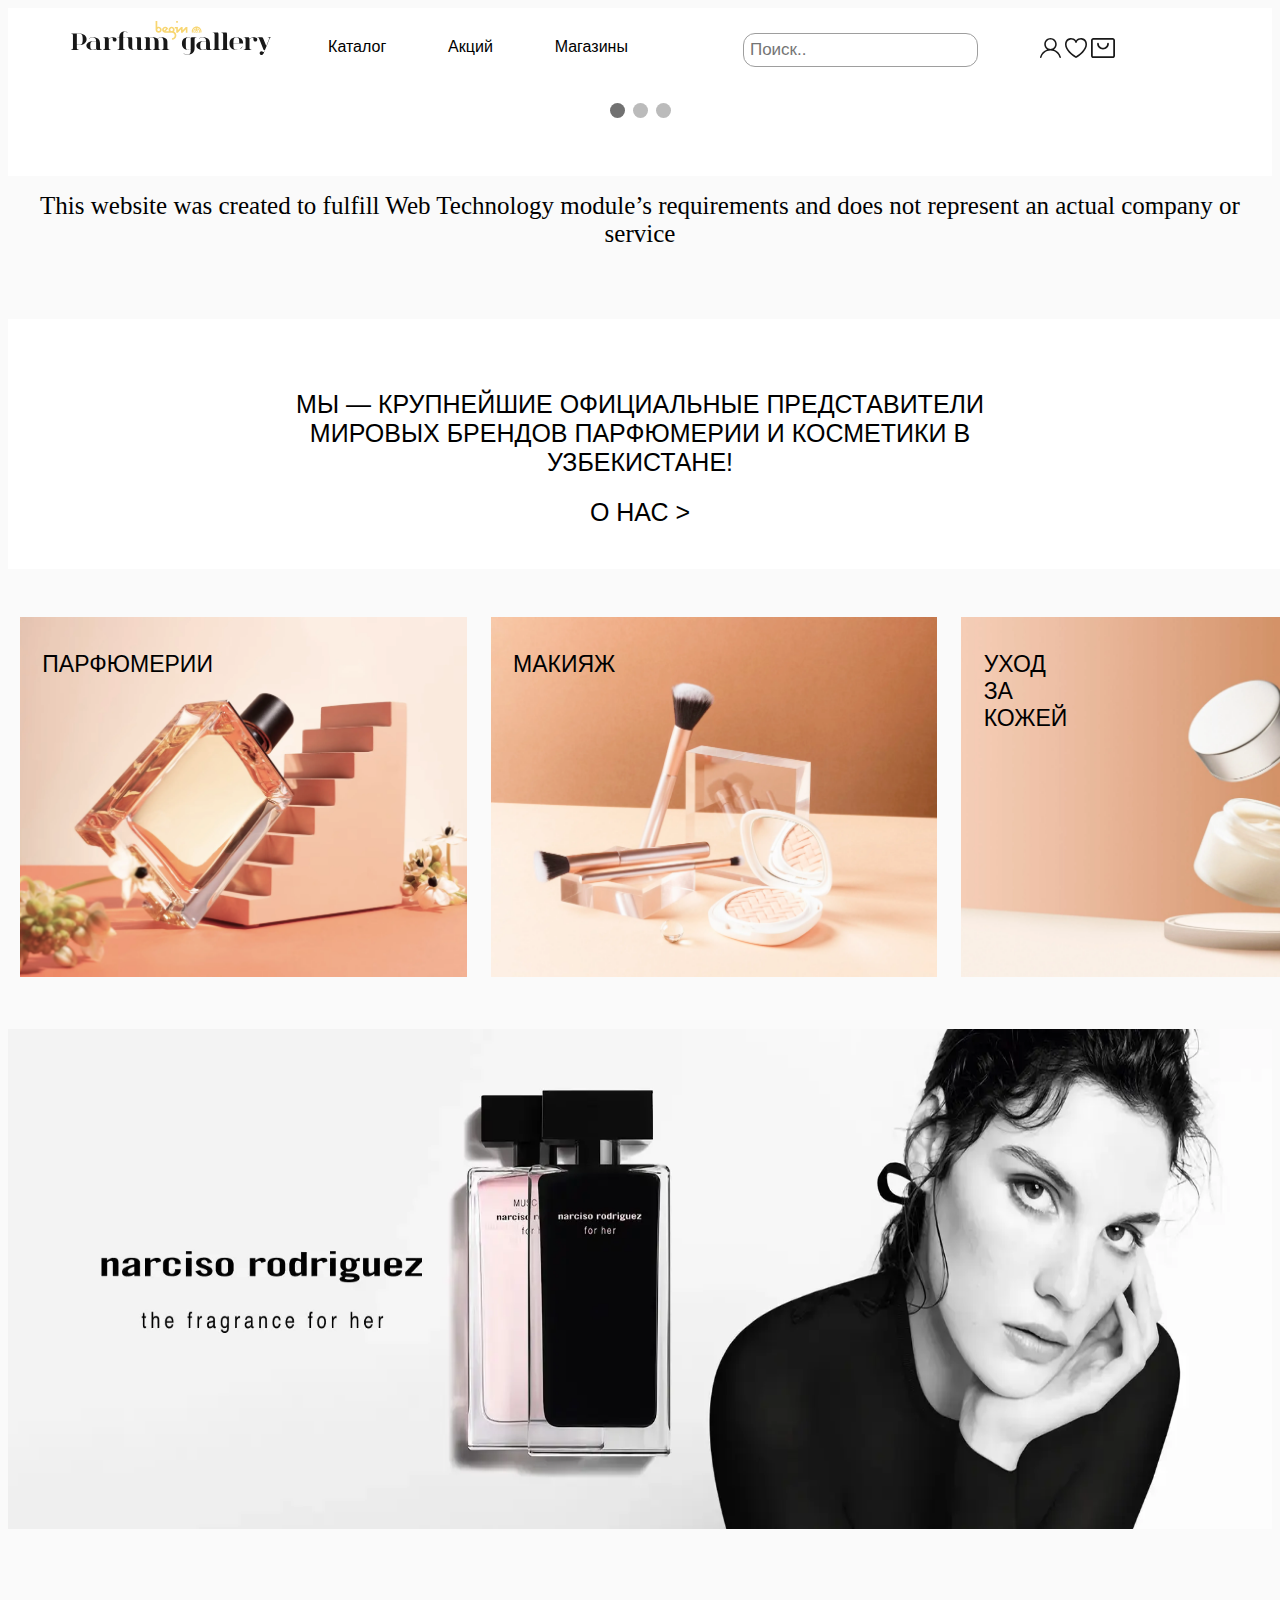
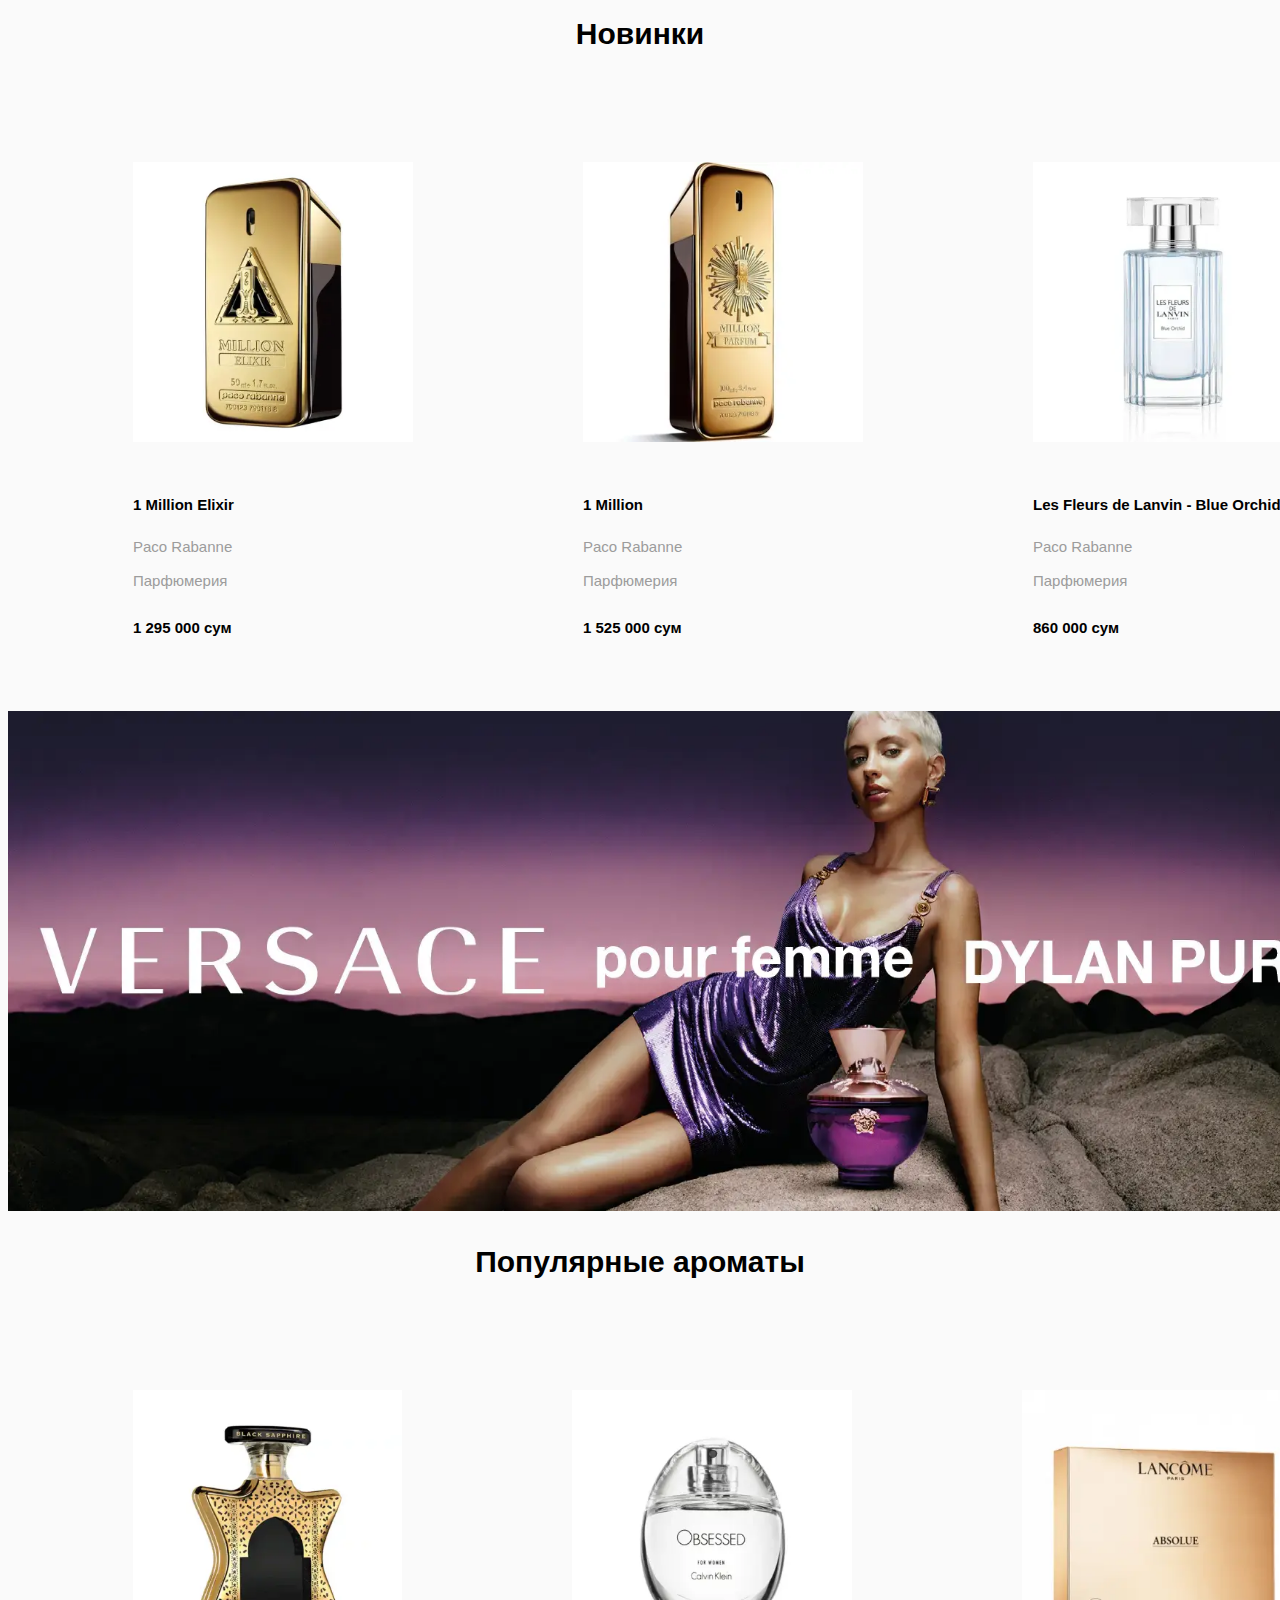
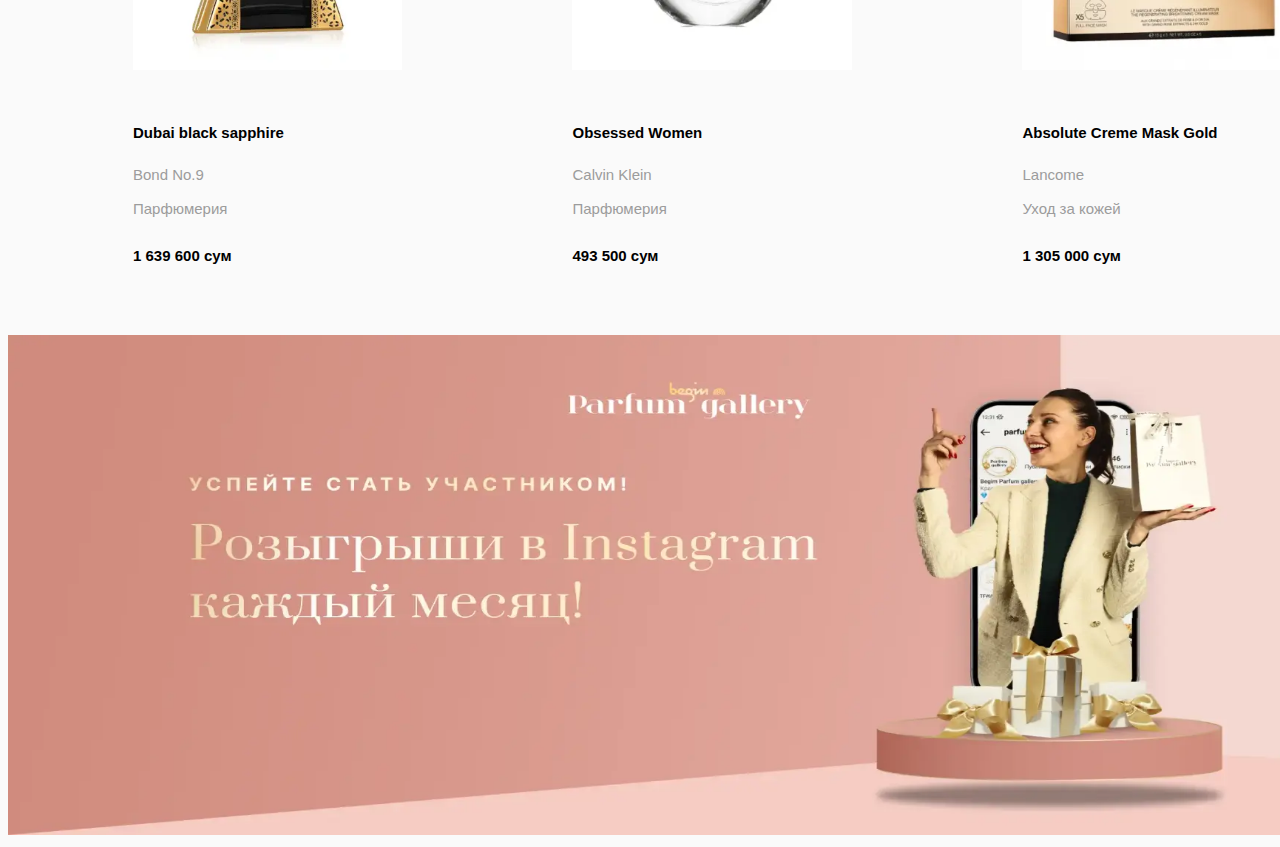
<file: WT_CW1_00015947/index.html>
<!DOCTYPE html>
<html lang="en">
<head>
    <meta charset="UTF-8">
    <meta name="viewport" content="width=device-width, initial-scale=1.0">
    <link rel="stylesheet" href="styles.css">
    <script src="script.js">
    </script>
    <title>WT_CW1_00015947</title>
</head>

<header>
    <div class="row">
        <a href="index.html"><img src="images/2022-04-29T10-17-43-201Z_logo.svg" height="60px" width="200px"></a>
        <div class="column">
           <a href="Каталог.html">Каталог</a>
        </div>

        <div class="column">
            <a href="Акций.html">Акций</a>
         </div>

         <div class="column">
             <a href="Магазины.html">Магазины</a>
        </div>
        

        <div class="topnav">
            <input type="text" placeholder="Поиск..">
        </div>

        
        <div class="column">
           <img src="images/person.svg" height="20px>
           
        </div>
        
        <div class="column">
            <img src="images/heart.svg" height="20px>
            
        </div>
    
        <div class="column">
            <img src="images/bag.svg" height="20px">
            
        </div>
    </div>
   
    
    
    <div class="slideshow-container">
        
        <div class="mySlides fade">
            <div class="numbertext">1 / 3</div>
            <img src="images/1pic.webp" height="500" width="1420" style="width:100%">
        </div>
        
        <div class="mySlides fade">
            <div class="numbertext">2 / 3</div>
      <img src="images/2pic.webp" height="500" width="1420" style="width:100%">
    </div>
    
    <div class="mySlides fade">
        <div class="numbertext">3 / 3</div>
        <img src="images/3pic.webp" height="500px" width="1420" style="width:100%">
    </div>
    
    <a class="prev" onclick="plusSlides(-1)">&#10094;</a>
    <a class="next" onclick="plusSlides(1)">&#10095;</a>
</div>
<br>



<div style="text-align:center">
    <span class="dot active" onclick="currentSlide(1)"></span>
    <span class="dot" onclick="currentSlide(2)"></span>
    <span class="dot" onclick="currentSlide(3)"></span>
</div>
<br>
<br>
<br>
</header>
<h1>This website was created to fulfill Web Technology
    module’s requirements and does not represent an actual company or service</h1>

<body>
    <br>
    <br>
    <br>
    <div class="box">
        <div class="box-align">
            <h2>МЫ — КРУПНЕЙШИЕ ОФИЦИАЛЬНЫЕ ПРЕДСТАВИТЕЛИ МИРОВЫХ БРЕНДОВ ПАРФЮМЕРИИ И КОСМЕТИКИ В УЗБЕКИСТАНЕ!<h2>
            <a href="о_нас.html">О НАС ></a>
        </div>
    </div>
  
<br>
<br>

<div class="row2">
     <div class="column2">
        <div class="container">
            <img src="images/perfume-desktop.webp" height="360px">
             <div class="centered">
                <p>ПАРФЮМЕРИИ</p>
                </div>
            </div>
        </div>
    
    <div class="column2">
        <div class="container">
            <img src="images/cosmetics-desktop.webp" height="360px">
            <div class="centered">
                <p>МАКИЯЖ</p>
                </div>
            </div>
        </div>


        <div class="column2">
            <div class="container">
                <img src="images/skin-care-desktop.webp" height="360px">
                 <div class="centered">
                    <p>УХОД ЗА КОЖЕЙ</p>
                    </div>
                </div>
            </div>
</div>
<br>
<br>
<img src="images/3pic.webp" height="500px" width="1420" style="width:100%">

</body>
<br>
<br>
<br>
<br>
<section>
    <h3>Новинки</h3>
<br>
<br>
    <div class="small_box">
        <div class="row3">
            <div class="column3">
               <div class="container3">
                   <img src="images/1picnew.webp" height="300px">
                    <div class="centered3">
                       <h5>1 Million Elixir</h5>
                       <h4>Paco Rabanne <br>
                        <br>
                        Парфюмерия</h4>
                        <h5>1 295 000 сум</h5>
                     </div>
                </div>
            
        </div>

        <div class="row3">
            <div class="column3">
               <div class="container3">
                   <img src="images/2picnew.webp" height="300px">
                    <div class="centered3">
                       <h5>1 Million</h5>
                       <h4>Paco Rabanne <br>
                        <br>
                        Парфюмерия</h4>
                        <h5>1 525 000 сум</h5>
                     </div>
                </div>
            
        </div>

        <div class="row3">
            <div class="column3">
               <div class="container3">
                   <img src="images/3picnew.webp" height="300px">
                    <div class="centered3">
                       <h5>Les Fleurs de Lanvin - Blue Orchid</h5>
                       <h4>Paco Rabanne <br> 
                        <br>
                        Парфюмерия</h4>
                       <h5>860 000 сум</h5>
                     </div>
                </div>
            </div>
        </div>
    </div>
<br>
<br>
<br>
<br>
<br>
<br>
<br>
<br>
<br>
<br>
<br>
<br>
<br>
<br>
<br>
<br>
<br>
<br>
<br>
<br>
<br>
<br>
<br>
<br>
<br>
<br>
<br>
<br>
<br>
<br>
<br>
<br>
<br>
</section>
    <img src="images/2pic.webp" height="500" width="1420">

    <h3>Популярные ароматы</h3>
<br>
<br>
    <div class="small_box">
        <div class="row3">
            <div class="column3">
               <div class="container3">
                   <img src="images/parfumepic1.webp" height="300px">
                    <div class="centered3">
                       <h5>Dubai black sapphire</h5>
                       <h4>Bond No.9 <br>
                        <br>
                        Парфюмерия</h4>
                        <h5>1 639 600 сум</h5>
                     </div>
                </div>
            
        </div>

        <div class="row3">
            <div class="column3">
               <div class="container3">
                   <img src="images/parfumepic2.webp" height="300px">
                    <div class="centered3">
                       <h5>Obsessed Women</h5>
                       <h4>Calvin Klein <br>
                        <br>
                        Парфюмерия</h4>
                        <h5>493 500 сум</h5>
                     </div>
                </div>
            
        </div>

        <div class="row3">
            <div class="column3">
               <div class="container3">
                   <img src="images/parfumepic3.webp" height="300px">
                    <div class="centered3">
                       <h5>Absolute Creme Mask Gold</h5>
                       <h4>Lancome <br> 
                        <br>
                        Уход за кожей</h4>
                       <h5>1 305 000 сум</h5>
                     </div>
                </div>
            </div>
        </div>
    </div>
</div>
<br>
<br>
<br>
<br>
<br>
<br>
<br>
<br>
<br>
<br>
<br>
<br>
<footer>
        
        <img src="images/ContestBannerDesk.webp" height="500px" width="1420" >
</footer>

</html>
</file>
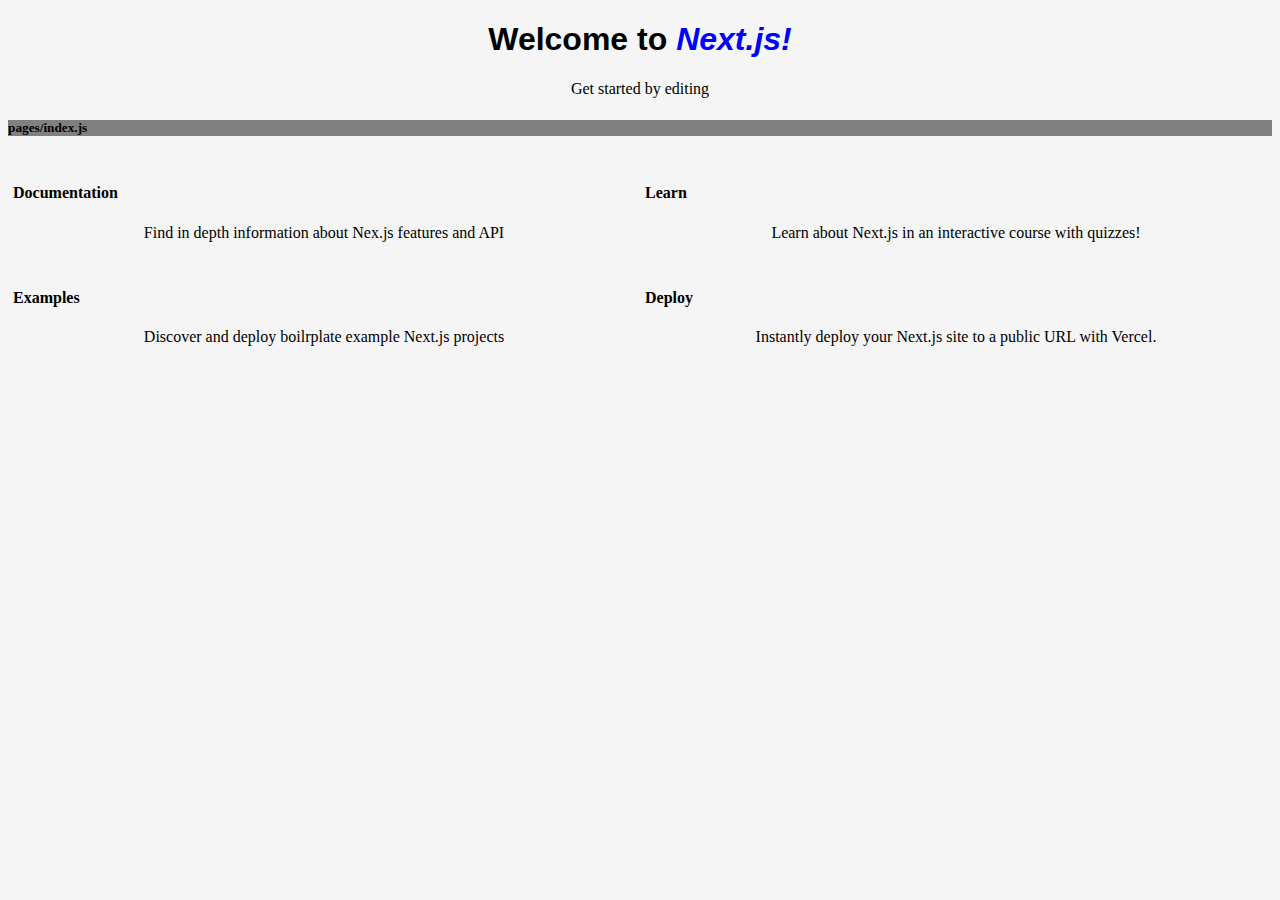
<file: vp practice/index100.html>
<!DOCTYPE html>
<html>
<head>
	<meta charset="utf-8">
	<meta name="viewport" content="width=device-width, initial-scale=1">
	<link rel="stylesheet"  href="styles100.css">
	<title>Next.js</title>
</head>
<header>
	<h1>Welcome to <em>Next.js!</em></h1>
	<p>Get started by editing</p> <h5>pages/index.js</h5>
</header>

<body>
    <div class="row">
    	<div class="column">
    	   <h4>Documentation</h4>  
    	   <p>Find in depth information about Nex.js features and API</p>
    	</div>

        <div class="column">
    	   <h4>Learn</h4>  
    	   <p>Learn about Next.js in an interactive course with quizzes!</p>
    	</div>
    </div>

     <div class="row">
    	<div class="column">
    	   <h4>Examples</h4>  
    	   <p>Discover and deploy boilrplate example Next.js projects</p>
    	</div>

        <div class="column">
    	   <h4>Deploy</h4>  
    	   <p>Instantly deploy your Next.js site to a public URL with Vercel.</p>
    	</div>
    </div>
</body>
</html>
</file>
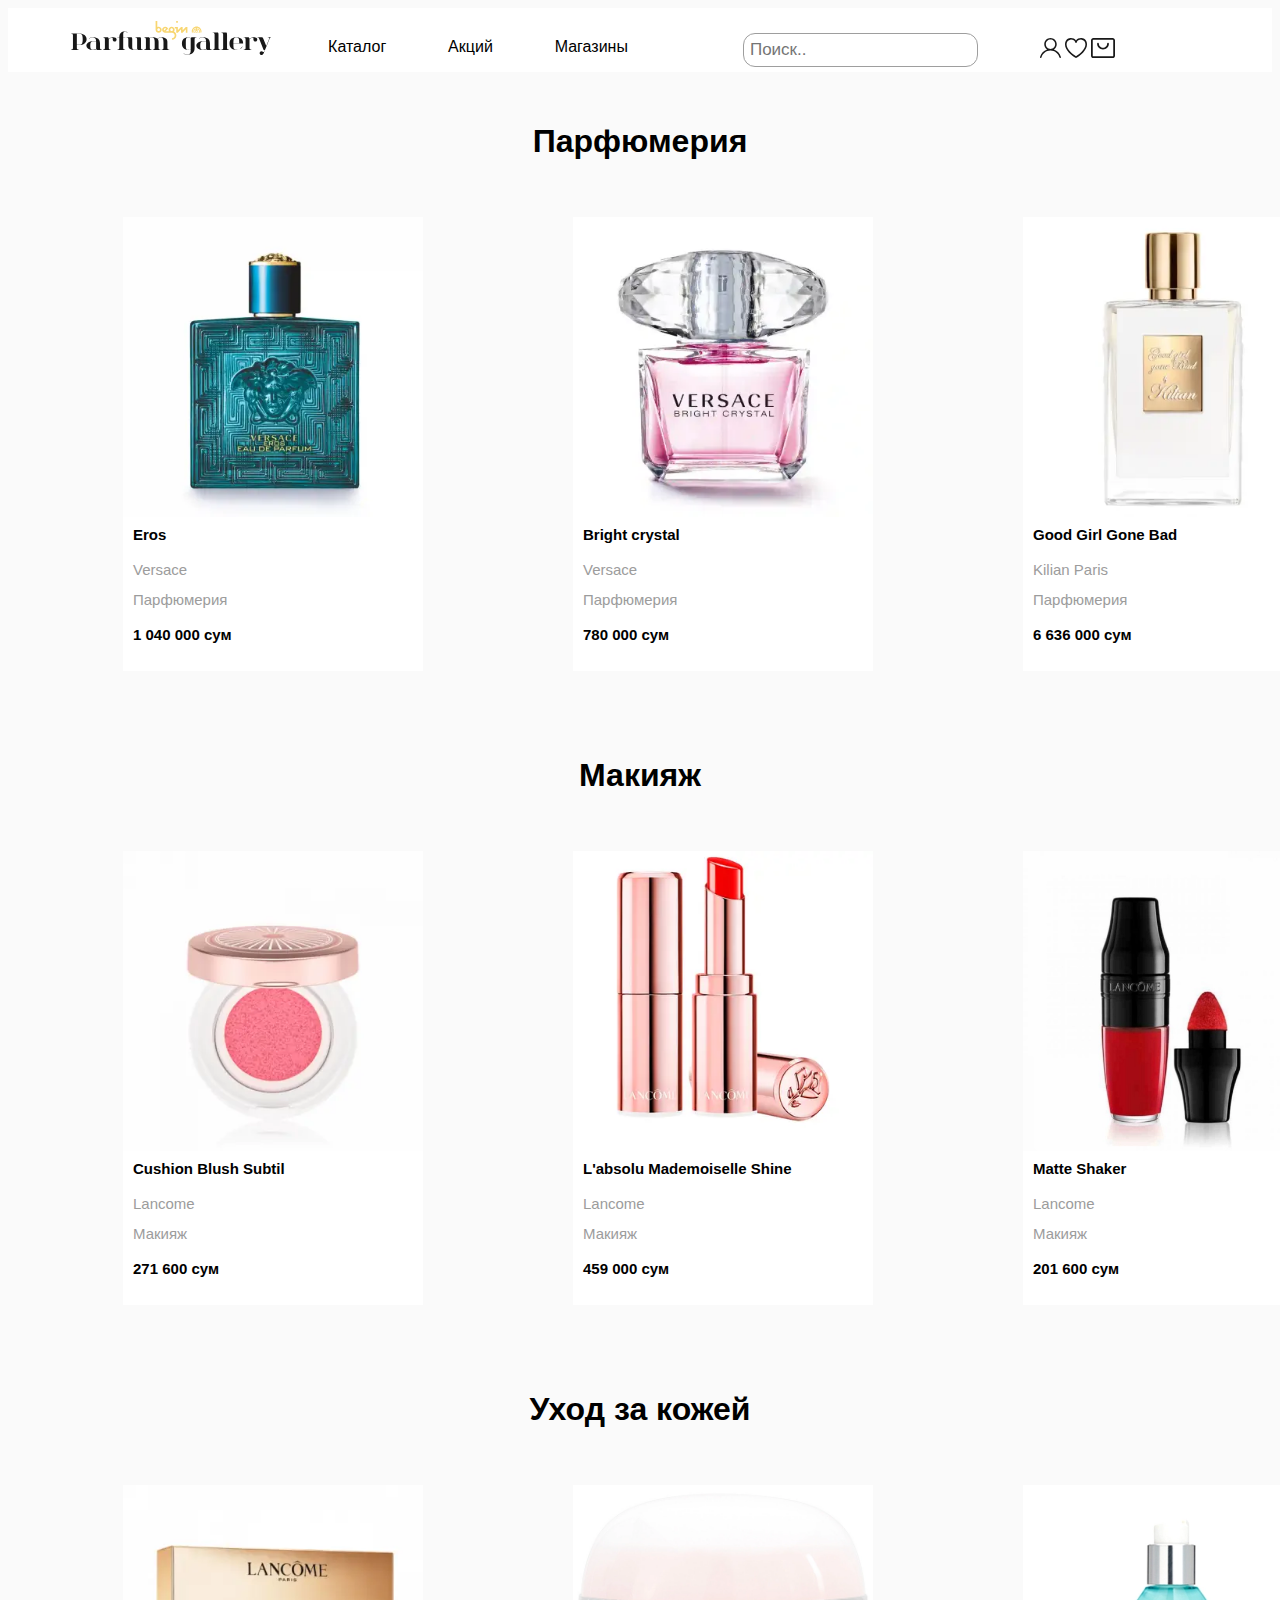
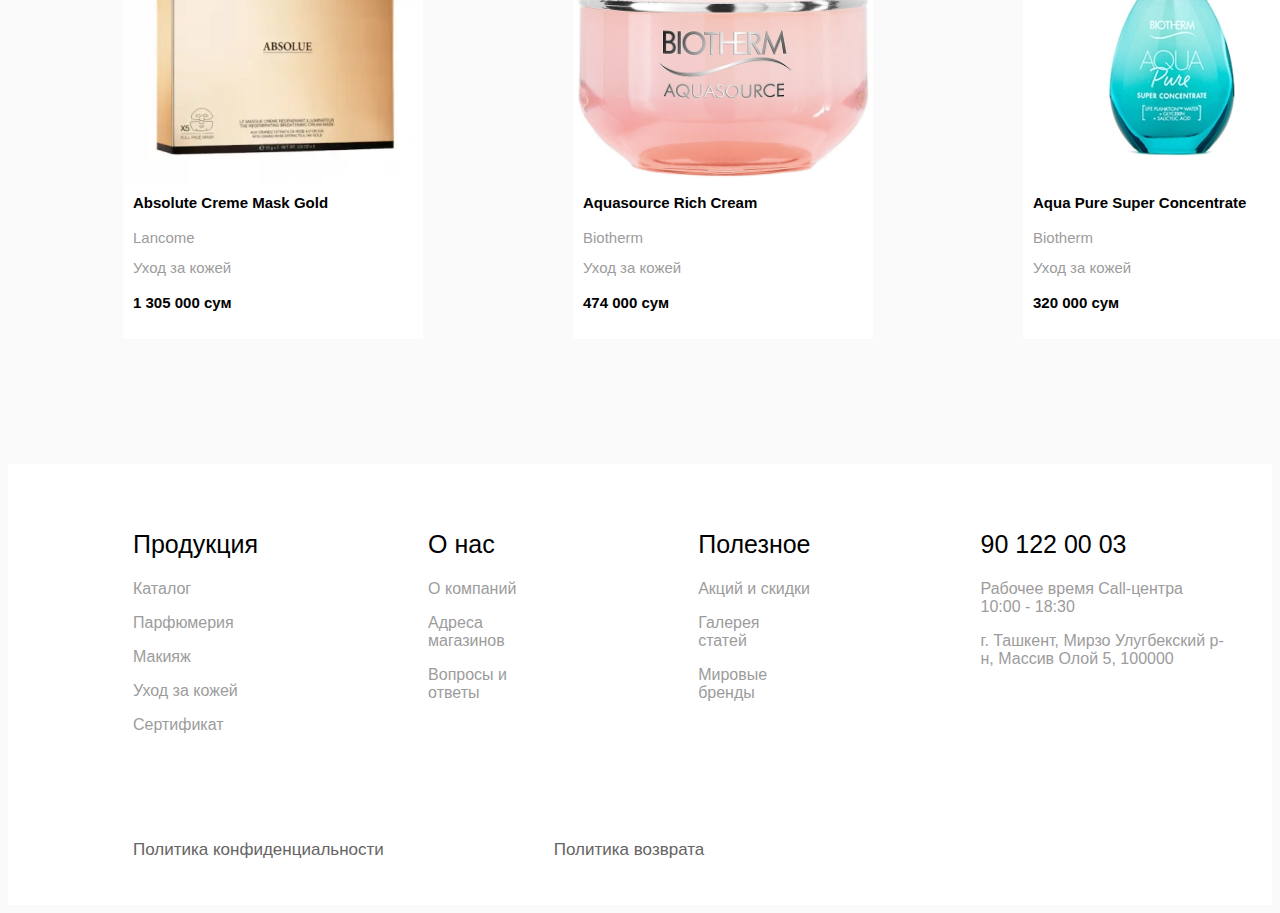
<file: WT_CW1_00015947/Акций.html>
<!DOCTYPE html>
<html lang="en">
<head>
    <meta charset="UTF-8">
    <meta name="viewport" content="width=device-width, initial-scale=1.0">
    <link rel="stylesheet" href="Акций.css">
    <title>Акций</title>
</head>
<header>
    <div class="row">
        <a href="index.html"><img src="images/2022-04-29T10-17-43-201Z_logo.svg" height="60px" width="200px"></a>
        <div class="column">
           <a href="Каталог.html">Каталог</a>
        </div>

        <div class="column">
            <a href="Акций.html">Акций</a>
         </div>

         <div class="column">
             <a href="Магазины.html">Магазины</a>
        </div>
        

        <div class="topnav">
            <input type="text" placeholder="Поиск..">
        </div>

        
        <div class="column">
           <img src="images/person.svg" height="20px>
           
        </div>
        
        <div class="column">
            <img src="images/heart.svg" height="20px>
            
        </div>
    
        <div class="column">
            <img src="images/bag.svg" height="20px">
            
        </div>
    </div>
</header>

<body>
    <h1>Парфюмерия</h1>

<div class="container1">
    <div class="small_box">
      <div class="row3">
          <div class="column3">
             <div class="container3">
                 <img src="images/aksiypic1.webp" height="300px">
                  <div class="centered3">
                     <h5>Eros</h5>
                     <h4>Versace</h4>
                     <h4>Парфюмерия</h4>
                     <h5>1 040 000 сум</h5>
                   </div>
              </div>
          
            </div>
              <div class="row3">
                <div class="column3">
                  <div class="container3">
                    <img src="images/aksiypic2.webp" height="300px">
                    <div class="centered3">
                      <h5>Bright crystal </h5>
                      <h4>Versace  </h4>
                      <h4>Парфюмерия</h4>
                      <h5>780 000 сум</h5>
                    </div>
                  </div>
                </div>
                
                <div class="row3">
                  <div class="column3">
                    <div class="container3">
                      <img src="images/aksiypic3.webp" height="300px">
                      <div class="centered3">
                        <h5>Good Girl Gone Bad </h5>
                        <h4>Kilian Paris</h4>
                        <h4>Парфюмерия </h4>
                        <h5>6 636 000 сум</h5>
                      </div>
                    </div>
                  </div>
                </div>
              </div>
            </div>
        
   
<h1>Макияж</h1>

<div class="container1">
    <div class="small_box">
      <div class="row3">
          <div class="column3">
             <div class="container3">
                 <img src="images/makeuppic1.webp" height="300px">
                  <div class="centered3">
                     <h5>Cushion Blush Subtil</h5>
                     <h4>Lancome</h4>
                     <h4>Макияж </h4>
                     <h5>271 600 сум</h5>
                   </div>
              </div>
          
            </div>
              <div class="row3">
                <div class="column3">
                  <div class="container3">
                    <img src="images/makeuppic2.webp" height="300px">
                    <div class="centered3">
                      <h5>L'absolu Mademoiselle Shine </h5>
                      <h4>Lancome</h4>
                      <h4>Макияж </h4>
                      <h5>459 000 сум</h5>
                    </div>
                  </div>
                </div>
                
                <div class="row3">
                  <div class="column3">
                    <div class="container3">
                      <img src="images/makeuppic3.webp" height="300px">
                      <div class="centered3">
                        <h5>Matte Shaker</h5>
                        <h4>Lancome</h4>
                        <h4>Макияж</h4>
                        <h5>201 600 сум</h5>
                      </div>
                    </div>
                  </div>
                </div>
              </div>
            </div>

<h1>Уход за кожей</h1>

<div class="container1">
    <div class="small_box">
      <div class="row3">
          <div class="column3">
             <div class="container3">
                <img src="images/katalogpic3.webp" height="300px">
                <div class="centered3">
                  <h5>Absolute Creme Mask Gold</h5>
                  <h4>Lancome </h4>
                  <h4>Уход за кожей </h4>
                  <h5>1 305 000 сум</h5>
                </div>
              </div>
          
            </div>
              <div class="row3">
                <div class="column3">
                  <div class="container3">
                    <img src="images/skinpic1.webp" height="300px">
                    <div class="centered3">
                      <h5>Aquasource Rich Cream</h5>
                      <h4>Biotherm</h4>
                      <h4>Уход за кожей</h4>
                      <h5>474 000 сум</h5>
                    </div>
                  </div>
                </div>
                
                <div class="row3">
                  <div class="column3">
                    <div class="container3">
                      <img src="images/skinpic2.webp" height="300px">
                      <div class="centered3">
                        <h5>Aqua Pure Super Concentrate</h5>
                        <h4>Biotherm</h4>
                        <h4>Уход за кожей</h4>
                        <h5>320 000 сум</h5>
                      </div>
                    </div>
                  </div>
                </div>
              </div>
            </div>
</body>

<footer>
    <br>
    <br>
    <br>
    <br>
    <br>

<div class="box">
  <div class="row3">
    <div class="column3">
      <div class="centered3">
        <h2>Продукция</h2>
        <h3>Каталог</h3>
        <h3>Парфюмерия </h3>
        <h3>Макияж</h3>
        <h3>Уход за кожей </h3> 
        <h3>Сертификат </h3>
      </div>
    </div>
    
    <div class="row3">
      <div class="column3">
        <div class="centered3">
          <h2>О нас</h2>
          <h3>О компаний </h3>
          <h3>Адреса магазинов </h3>
          <h3>Вопросы и ответы </h3>
        </div>
      </div>
    
      <div class="row3">
        <div class="column3">
          <div class="centered3">
            <h2>Полезное </h2>
            <h3>Акций и скидки </h3>
            <h3>Галерея статей  </h3>
            <h3>Мировые бренды </h3>
          </div>
        </div>

        <div class="row3">
          <div class="column3">
            <div class="centered3">
              <h2>90 122 00 03</h2>
              <h3>Рабочее время Call-центра 10:00 - 18:30</h3>
              <h3>г. Ташкент, Мирзо Улугбекский р-н, Массив Олой 5, 100000</h3>
            </div>
          </div>
    </div>

  </footer>

  <div class="box">
          <div class="row3">
            <div class="column3">
              <div class="centered3">
                <a href="Политика конфиденциальности.html">Политика конфиденциальности</a>
              </div>
            </div>
          
            <div class="row3">
              <div class="column3">
                <div class="centered3">
                  <a href="Политика возврата.html">Политика возврата</a>
                </div>
              </div>
      </div>
  </div>
</html>
</file>
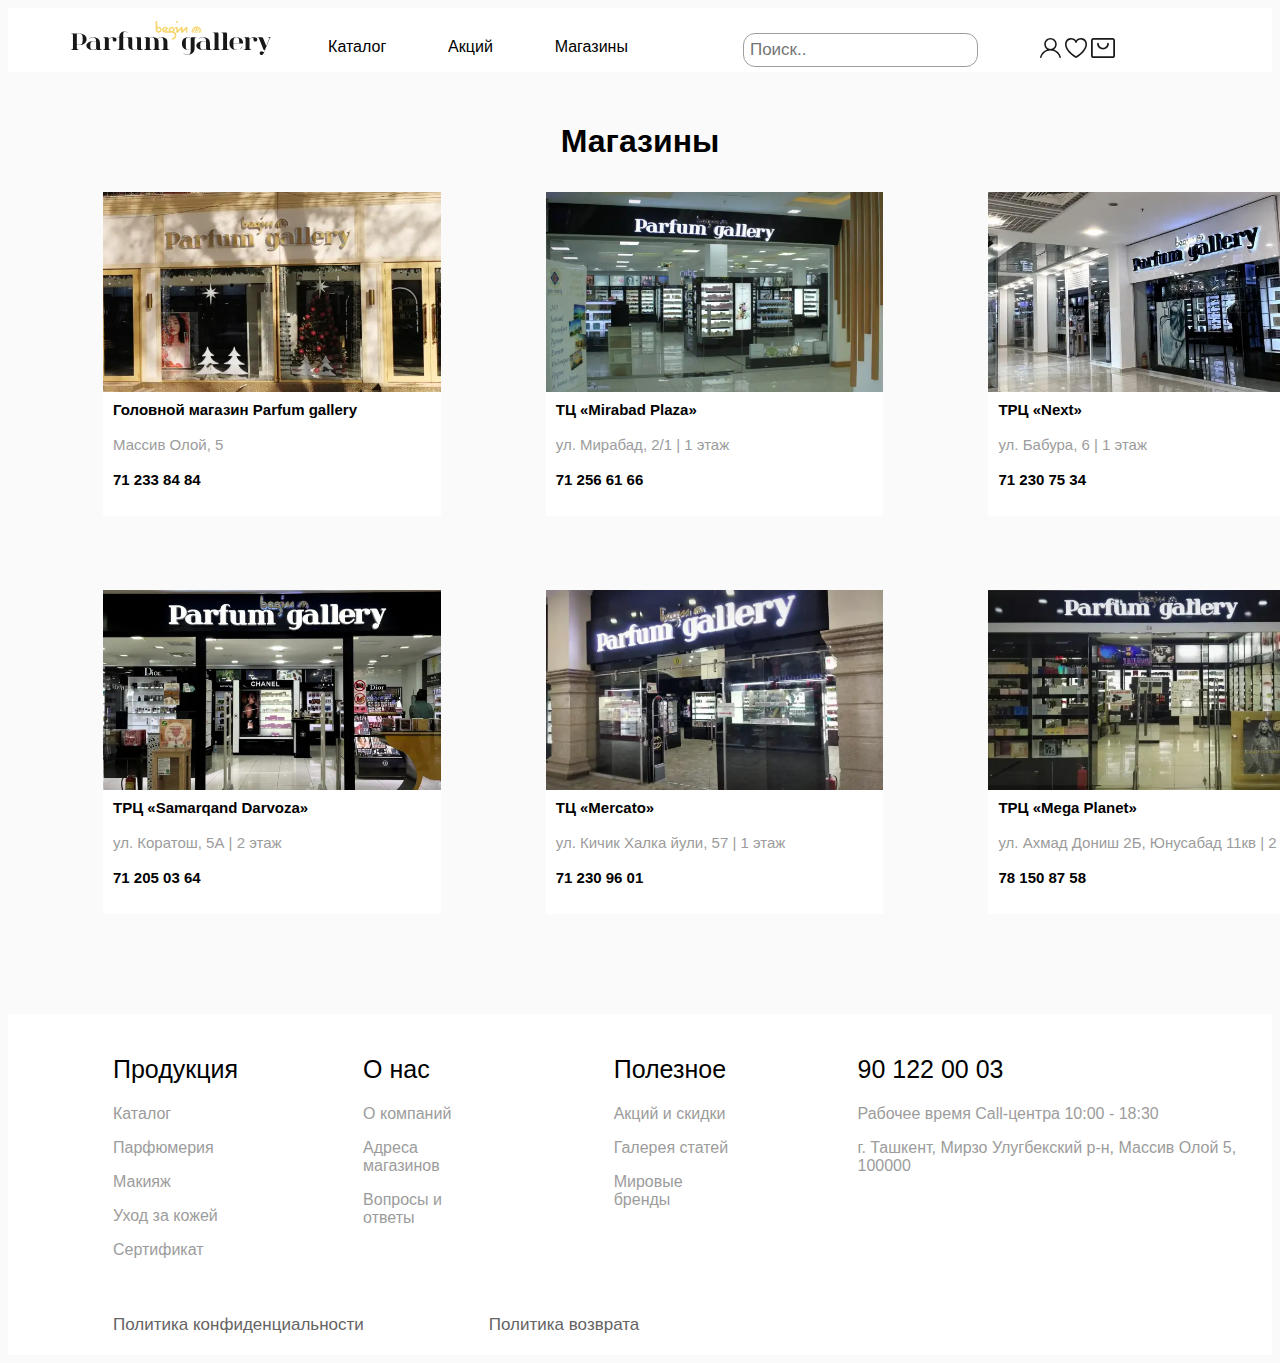
<file: WT_CW1_00015947/Магазины.html>
<!DOCTYPE html>
<html lang="en">
<head>
    <meta charset="UTF-8">
    <meta name="viewport" content="width=device-width, initial-scale=1.0">
    <link rel="stylesheet" href="Магазины.css">
    <title>Магазины</title>
</head>
<header>
    <div class="row">
        <a href="index.html"><img src="images/2022-04-29T10-17-43-201Z_logo.svg" height="60px" width="200px"></a>
        <div class="column">
           <a href="Каталог.html">Каталог</a>
        </div>

        <div class="column">
            <a href="Акций.html">Акций</a>
         </div>

         <div class="column">
             <a href="Магазины.html">Магазины</a>
        </div>
        

        <div class="topnav">
            <input type="text" placeholder="Поиск..">
        </div>

        
        <div class="column">
           <img src="images/person.svg" height="20px>
           
        </div>
        
        <div class="column">
            <img src="images/heart.svg" height="20px>
            
        </div>
    
        <div class="column">
            <img src="images/bag.svg" height="20px">
            
        </div>
    </div>
</header>

<body>
    <h1>Магазины</h1>

<div class="container1">
    <div class="small_box">
      <div class="row3">
          <div class="column3">
             <div class="container3">
                <img src="images/locationpic1.webp" height="200px">
                <div class="centered3">
                  <h5>Головной магазин Parfum gallery</h5>
                  <h4>Массив Олой, 5</h4>
                  <h5>71 233 84 84</h5>
                </div>
              </div>
          
            </div>
              <div class="row3">
                <div class="column3">
                  <div class="container3">
                    <img src="images/locationpic2.webp" height="200px">
                    <div class="centered3">
                      <h5>ТЦ «Mirabad Plaza»</h5>
                      <h4>ул. Мирабад, 2/1 | 1 этаж</h4>
                      <h5>71 256 61 66</h5>
                    </div>
                  </div>
                </div>
                
                <div class="row3">
                  <div class="column3">
                    <div class="container3">
                      <img src="images/locationpic3.webp" height="200px">
                      <div class="centered3">
                        <h5>ТРЦ «Next»</h5>
                        <h4>ул. Бабура, 6 | 1 этаж</h4>
                        <h5>71 230 75 34</h5>
                      </div>
                    </div>
                  </div>
                </div>
              </div>
            </div>

<br>
<br>
<br>
<div class="container1">
    <div class="small_box">
      <div class="row3">
          <div class="column3">
             <div class="container3">
                <img src="images/locationpic4.webp" height="200px">
                <div class="centered3">
                  <h5>ТРЦ «Samarqand Darvoza»</h5>
                  <h4>ул. Коратош, 5А | 2 этаж</h4>
                  <h5>71 205 03 64</h5>
                </div>
              </div>
          
            </div>
              <div class="row3">
                <div class="column3">
                  <div class="container3">
                    <img src="images/locationpic5.webp" height="200px">
                    <div class="centered3">
                      <h5>ТЦ «Mercato»</h5>
                      <h4>ул. Кичик Халка йули, 57 | 1 этаж</h4>
                      <h5>71 230 96 01</h5>
                    </div>
                  </div>
                </div>
                
                <div class="row3">
                  <div class="column3">
                    <div class="container3">
                      <img src="images/locationpic6.webp" height="200px">
                      <div class="centered3">
                        <h5>ТРЦ «Mega Planet»</h5>
                        <h4>ул. Ахмад Дониш 2Б, Юнусабад 11кв | 2 этаж</h4>
                        <h5>78 150 87 58</h5>
                      </div>
                    </div>
                  </div>
                </div>
              </div>
            </div>
</body>

<footer>
    <br>
    <br>
    <br>
    <br>
    <br>

<div class="box">
  <div class="row3">
    <div class="column3">
      <div class="centered3">
        <h2>Продукция</h2>
        <h3>Каталог</h3>
        <h3>Парфюмерия </h3>
        <h3>Макияж</h3>
        <h3>Уход за кожей </h3> 
        <h3>Сертификат </h3>
      </div>
    </div>
    
    <div class="row3">
      <div class="column3">
        <div class="centered3">
          <h2>О нас</h2>
          <h3>О компаний </h3>
          <h3>Адреса магазинов </h3>
          <h3>Вопросы и ответы </h3>
        </div>
      </div>
    
      <div class="row3">
        <div class="column3">
          <div class="centered3">
            <h2>Полезное </h2>
            <h3>Акций и скидки </h3>
            <h3>Галерея статей  </h3>
            <h3>Мировые бренды </h3>
          </div>
        </div>

        <div class="row3">
          <div class="column3">
            <div class="centered3">
              <h2>90 122 00 03</h2>
              <h3>Рабочее время Call-центра 10:00 - 18:30</h3>
              <h3>г. Ташкент, Мирзо Улугбекский р-н, Массив Олой 5, 100000</h3>
            </div>
          </div>
    </div>

  </footer>

  <div class="box">
          <div class="row3">
            <div class="column3">
              <div class="centered3">
                <a href="Политика конфиденциальности.html">Политика конфиденциальности</a>
              </div>
            </div>
          
            <div class="row3">
              <div class="column3">
                <div class="centered3">
                  <a href="Политика возврата.html">Политика возврата</a>
                </div>
              </div>
      </div>
  </div>
</html>
</file>
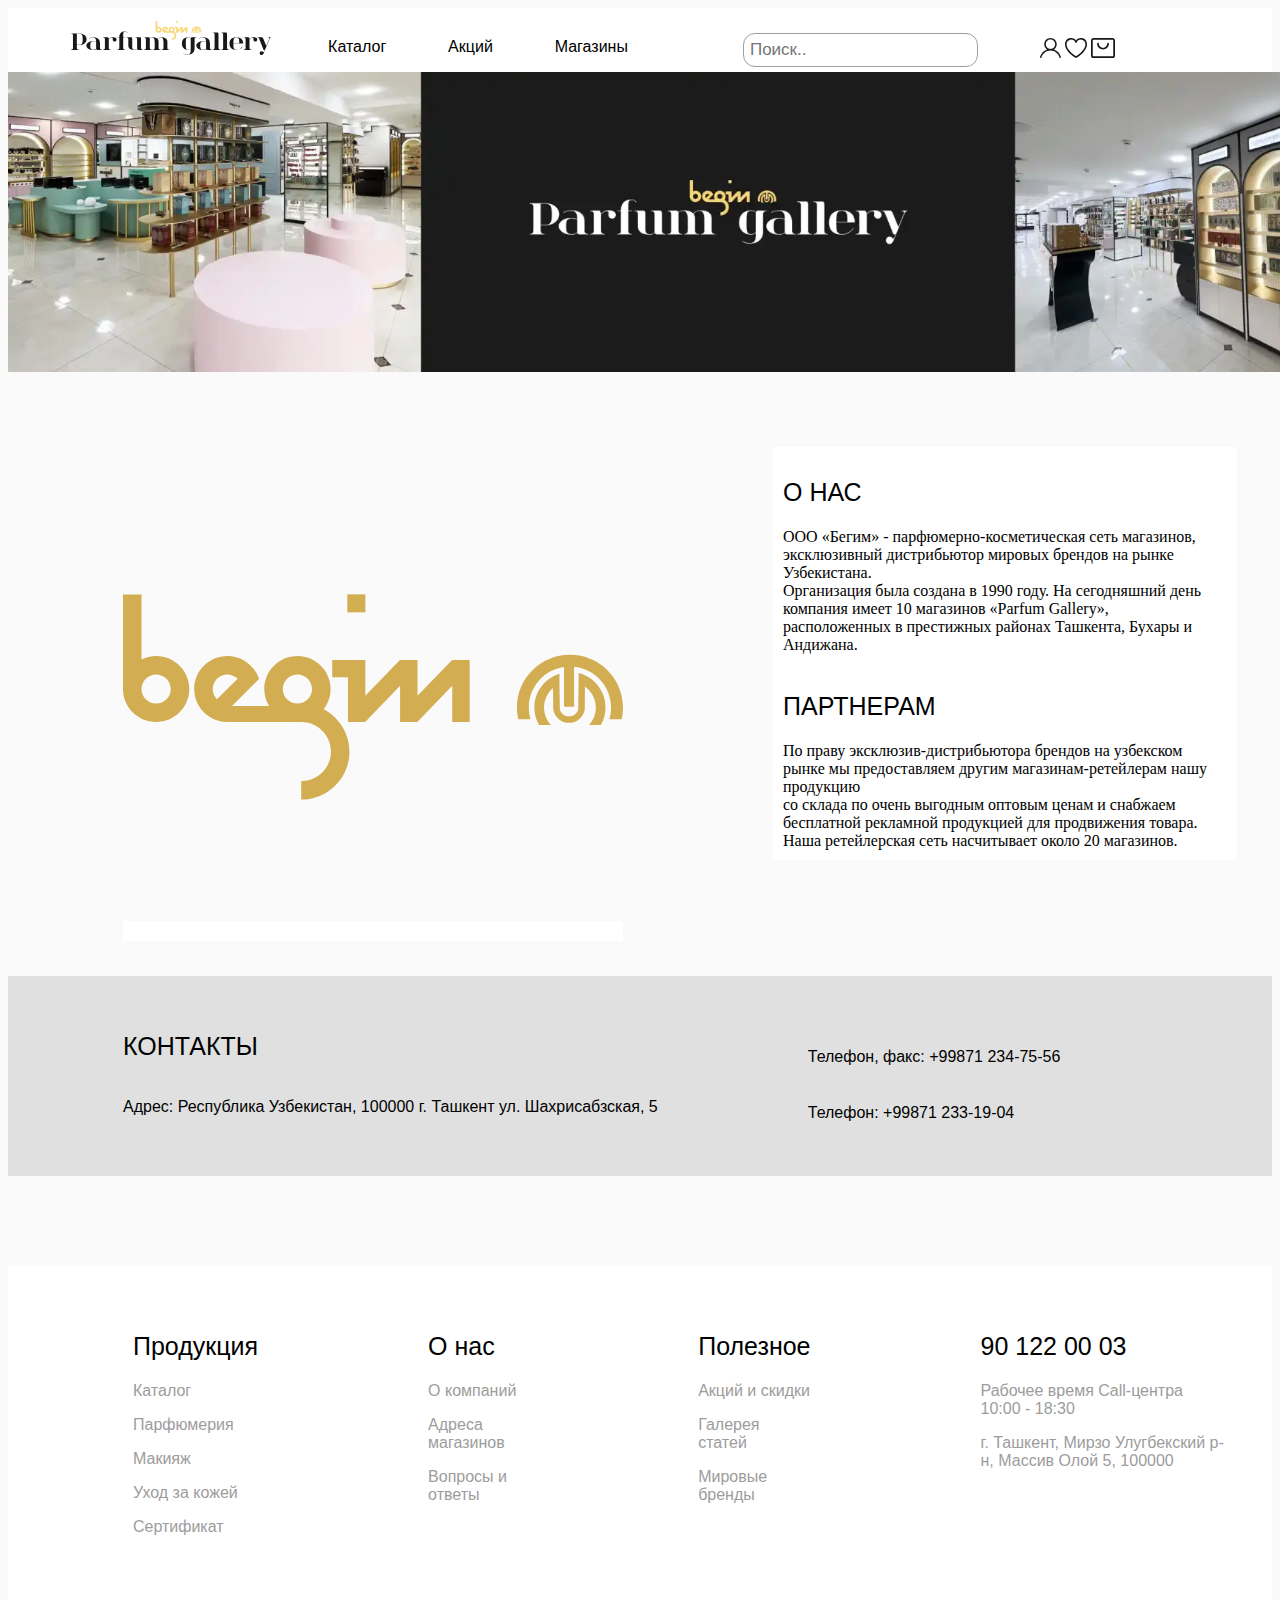
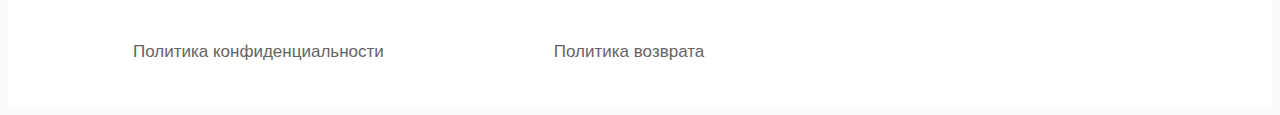
<file: WT_CW1_00015947/о_нас.html>
<!DOCTYPE html>
<html lang="en">
<head>
    <meta charset="UTF-8">
    <meta name="viewport" content="width=device-width, initial-scale=1.0">
    <title>О Нас</title>
    <link rel="stylesheet" href="о_нас.css">
</head>
<header>
    <div class="row">
        <a href="index.html"><img src="images/2022-04-29T10-17-43-201Z_logo.svg" height="60px" width="200px"></a>
        <div class="column">
           <a href="Каталог.html">Каталог</a>
        </div>

        <div class="column">
            <a href="Акций.html">Акций</a>
         </div>

         <div class="column">
             <a href="Магазины.html">Магазины</a>
        </div>
        

        <div class="topnav">
            <input type="text" placeholder="Поиск..">
        </div>

        
        <div class="column">
           <img src="images/person.svg" height="20px>
           
        </div>
        
        <div class="column">
            <img src="images/heart.svg" height="20px>
            
        </div>
    
        <div class="column">
            <img src="images/bag.svg" height="20px">
            
        </div>
    </div>
</header>

<body>
<img src="images/aboutBanner.webp" height="300px" width="1420">
<br>
<br>
<br>
<div class="container1">
      <div class="row3">
          <div class="column3">
             <div class="container3">
                <img src="images/begim-logo-gold.svg" height="500px" width="500px">
                <div class="centered3">
                </div>
              </div>
          
            </div>
              <div class="row3">
                <div class="column3">
                  <div class="container3">
                    <div class="centered3">
                        <h2>О НАС</h2>
                        ООО «Бегим» - парфюмерно-косметическая сеть магазинов, эксклюзивный дистрибьютор мировых брендов на рынке Узбекистана. <br>
                        Организация была создана в 1990 году. На сегодняшний день компания имеет 10 магазинов «Parfum Gallery», <br>
                        расположенных в престижных районах Ташкента, Бухары и Андижана.
                        <br>
                        <br>
                        <h2>ПАРТНЕРАМ</h2>
                        По праву эксклюзив-дистрибьютора брендов на узбекском рынке мы предоставляем другим магазинам-ретейлерам нашу продукцию <br>
                        со склада по очень выгодным оптовым ценам и снабжаем бесплатной рекламной продукцией для продвижения товара. <br>
                        Наша ретейлерская сеть насчитывает около 20 магазинов.
                    </div>
                  </div>
                </div>
              </div>
            </div>
          </div>
    
        </body>

        <div class="box2">
            <div class="row3">
              <div class="column3">
                
                  <h2>КОНТАКТЫ</h2>
                  <h6>Адрес: Республика Узбекистан, 100000 г. Ташкент ул. Шахрисабзская, 5</h6>
                
              </div>

              <div class="row3">
                <div class="column3">
                <h6>Телефон, факс:
                    +99871 234-75-56</h6>
                    <h6>Телефон:
                        +99871 233-19-04</h6>
                </div>
            </div>
            </div>
        </div>
<footer>
    <br>
    <br>
    <br>
    <br>
    <br>

<div class="box">
  <div class="row3">
    <div class="column3">
      <div class="centered3">
        <h2>Продукция</h2>
        <h3>Каталог</h3>
        <h3>Парфюмерия </h3>
        <h3>Макияж</h3>
        <h3>Уход за кожей </h3> 
        <h3>Сертификат </h3>
      </div>
    </div>
    
    <div class="row3">
      <div class="column3">
        <div class="centered3">
          <h2>О нас</h2>
          <h3>О компаний </h3>
          <h3>Адреса магазинов </h3>
          <h3>Вопросы и ответы </h3>
        </div>
      </div>
    
      <div class="row3">
        <div class="column3">
          <div class="centered3">
            <h2>Полезное </h2>
            <h3>Акций и скидки </h3>
            <h3>Галерея статей  </h3>
            <h3>Мировые бренды </h3>
          </div>
        </div>

        <div class="row3">
          <div class="column3">
            <div class="centered3">
              <h2>90 122 00 03</h2>
              <h3>Рабочее время Call-центра 10:00 - 18:30</h3>
              <h3>г. Ташкент, Мирзо Улугбекский р-н, Массив Олой 5, 100000</h3>
            </div>
          </div>
    </div>

  </footer>

  <div class="box">
          <div class="row3">
            <div class="column3">
              <div class="centered3">
                <a href="Политика конфиденциальности.html">Политика конфиденциальности</a>
              </div>
            </div>
          
            <div class="row3">
              <div class="column3">
                <div class="centered3">
                  <a href="Политика возврата.html">Политика возврата</a>
                </div>
              </div>
      </div>
  </div>
</html>
</file>
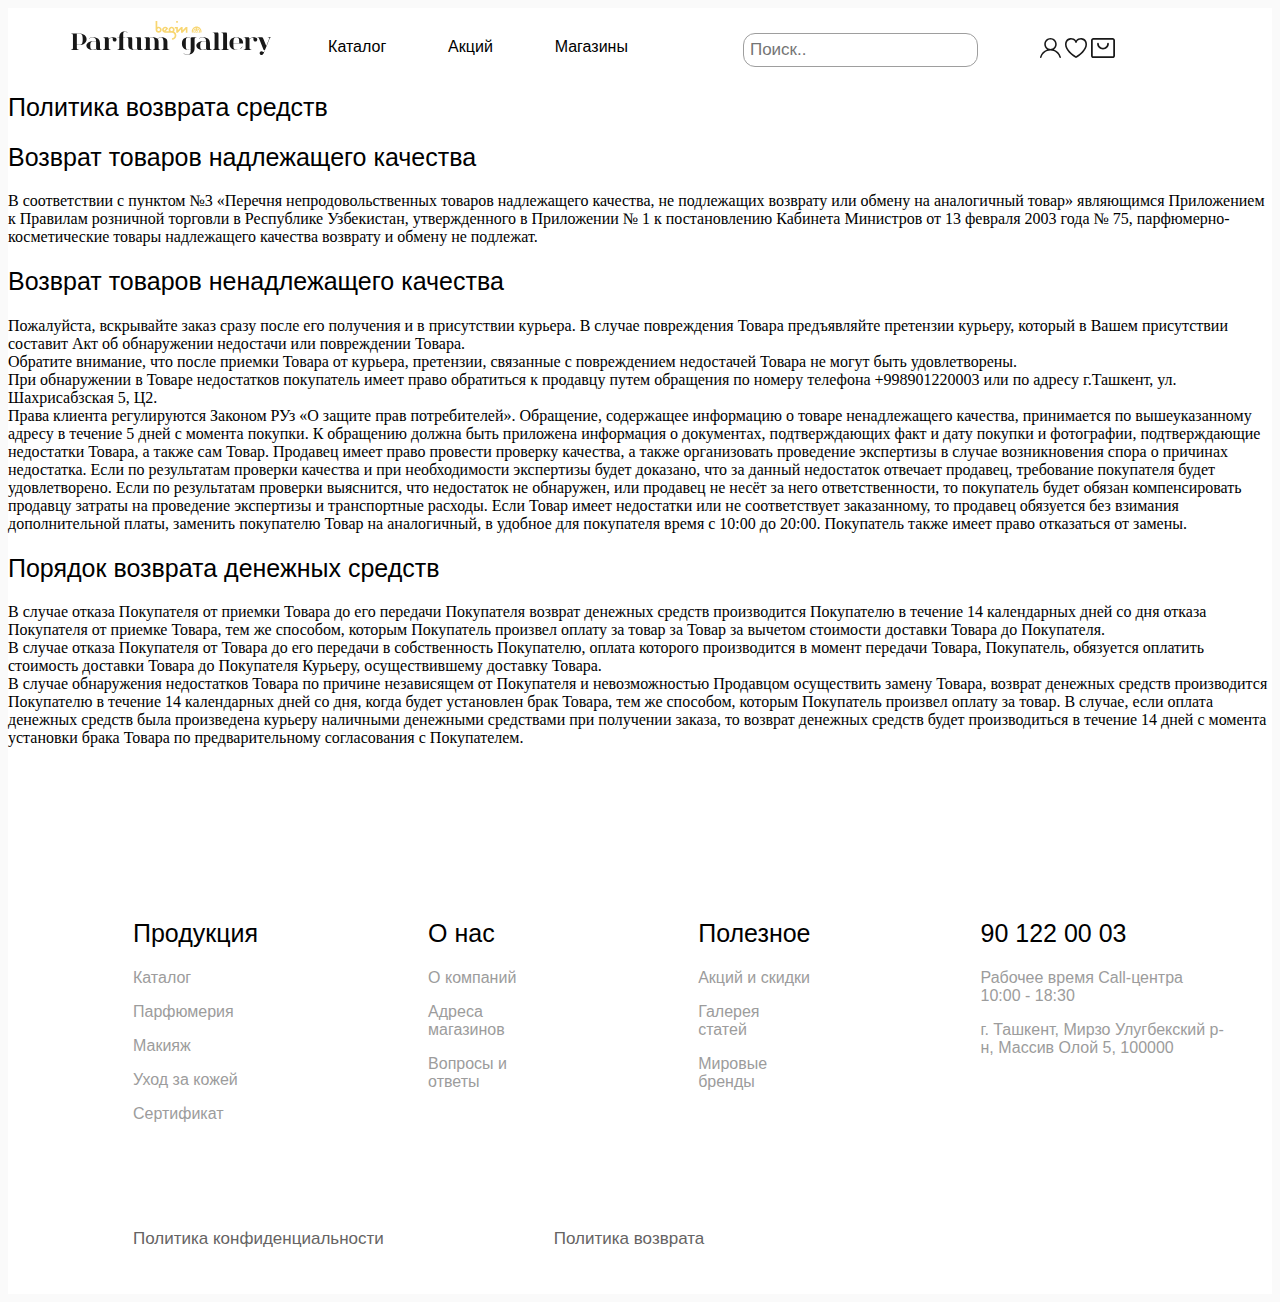
<file: WT_CW1_00015947/Политика возврата.html>
<!DOCTYPE html>
<html lang="en">
<head>
    <meta charset="UTF-8">
    <meta name="viewport" content="width=device-width, initial-scale=1.0">
    <title>Политика возврата</title>
    <link rel="stylesheet" href="Политика возврата.css">
</head>


<header>
    <div class="row">
        <a href="index.html"><img src="images/2022-04-29T10-17-43-201Z_logo.svg" height="60px" width="200px"></a>
        <div class="column">
           <a href="Каталог.html">Каталог</a>
        </div>

        <div class="column">
            <a href="Акций.html">Акций</a>
         </div>

         <div class="column">
             <a href="Магазины.html">Магазины</a>
        </div>
        

        <div class="topnav">
            <input type="text" placeholder="Поиск..">
        </div>

        
        <div class="column">
           <img src="images/person.svg" height="20px>
           
        </div>
        
        <div class="column">
            <img src="images/heart.svg" height="20px>
            
        </div>
    
        <div class="column">
            <img src="images/bag.svg" height="20px">
            
        </div>
    </div>
<body>
    <p>
        <h2>Политика возврата средств</h2>

        <h2>Возврат товаров надлежащего качества​</h2>
        В соответствии с пунктом №3 «Перечня непродовольственных товаров надлежащего качества, не подлежащих возврату или обмену на аналогичный товар» являющимся Приложением к Правилам розничной торговли в Республике Узбекистан, утвержденного в Приложении № 1 к постановлению Кабинета Министров от 13 февраля 2003 года № 75, парфюмерно-косметические товары надлежащего качества возврату и обмену не подлежат.
        
        <br>

        <h2>Возврат товаров ненадлежащего качества​</h2>
        Пожалуйста, вскрывайте заказ сразу после его получения и в присутствии курьера. В случае повреждения Товара предъявляйте претензии курьеру, который в Вашем присутствии составит Акт об обнаружении недостачи или повреждении Товара. <br>
        
        Обратите внимание, что после приемки Товара от курьера, претензии, связанные с повреждением недостачей Товара не могут быть удовлетворены. <br>
        
        При обнаружении в Товаре недостатков покупатель имеет право обратиться к продавцу путем обращения по номеру телефона +998901220003 или по адресу г.Ташкент, ул. Шахрисабзская 5, Ц2.<br>
        
        Права клиента регулируются Законом РУз «О защите прав потребителей». Обращение, содержащее информацию о товаре ненадлежащего качества, принимается по вышеуказанному адресу в течение 5 дней с момента покупки. К обращению должна быть приложена информация о документах, подтверждающих факт и дату покупки и фотографии, подтверждающие недостатки Товара, а также сам Товар. Продавец имеет право провести проверку качества, а также организовать проведение экспертизы в случае возникновения спора о причинах недостатка. Если по результатам проверки качества и при необходимости экспертизы будет доказано, что за данный недостаток отвечает продавец, требование покупателя будет удовлетворено. Если по результатам проверки выяснится, что недостаток не обнаружен, или продавец не несёт за него ответственности, то покупатель будет обязан компенсировать продавцу затраты на проведение экспертизы и транспортные расходы. Если Товар имеет недостатки или не соответствует заказанному, то продавец обязуется без взимания дополнительной платы, заменить покупателю Товар на аналогичный, в удобное для покупателя время с 10:00 до 20:00. Покупатель также имеет право отказаться от замены.<br>
        
        <h2>

            Порядок возврата денежных средств​
        </h2>
        В случае отказа Покупателя от приемки Товара до его передачи Покупателя возврат денежных средств производится Покупателю в течение 14 календарных дней со дня отказа Покупателя от приемке Товара, тем же способом, которым Покупатель произвел оплату за товар за Товар за вычетом стоимости доставки Товара до Покупателя.<br>
        
        В случае отказа Покупателя от Товара до его передачи в собственность Покупателю, оплата которого производится в момент передачи Товара, Покупатель, обязуется оплатить стоимость доставки Товара до Покупателя Курьеру, осуществившему доставку Товара.<br>
        
        В случае обнаружения недостатков Товара по причине независящем от Покупателя и невозможностью Продавцом осуществить замену Товара, возврат денежных средств производится Покупателю в течение 14 календарных дней со дня, когда будет установлен брак Товара, тем же способом, которым Покупатель произвел оплату за товар. В случае, если оплата денежных средств была произведена курьеру наличными денежными средствами при получении заказа, то возврат денежных средств будет производиться в течение 14 дней с момента установки брака Товара по предварительному согласования с Покупателем.<br>
        
        </p>
</body>

<footer>
    <br>
    <br>
    <br>
    <br>
    <br>

<div class="box">
  <div class="row3">
    <div class="column3">
      <div class="centered3">
        <h2>Продукция</h2>
        <h3>Каталог</h3>
        <h3>Парфюмерия </h3>
        <h3>Макияж</h3>
        <h3>Уход за кожей </h3> 
        <h3>Сертификат </h3>
      </div>
    </div>
    
    <div class="row3">
      <div class="column3">
        <div class="centered3">
          <h2>О нас</h2>
          <h3>О компаний </h3>
          <h3>Адреса магазинов </h3>
          <h3>Вопросы и ответы </h3>
        </div>
      </div>
    
      <div class="row3">
        <div class="column3">
          <div class="centered3">
            <h2>Полезное </h2>
            <h3>Акций и скидки </h3>
            <h3>Галерея статей  </h3>
            <h3>Мировые бренды </h3>
          </div>
        </div>

        <div class="row3">
          <div class="column3">
            <div class="centered3">
              <h2>90 122 00 03</h2>
              <h3>Рабочее время Call-центра 10:00 - 18:30</h3>
              <h3>г. Ташкент, Мирзо Улугбекский р-н, Массив Олой 5, 100000</h3>
            </div>
          </div>
    </div>

  </footer>

  <div class="box">
          <div class="row3">
            <div class="column3">
              <div class="centered3">
                <a href="Политика конфиденциальности.html">Политика конфиденциальности</a>
              </div>
            </div>
          
            <div class="row3">
              <div class="column3">
                <div class="centered3">
                  <a href="Политика возврата.html">Политика возврата</a>
                </div>
              </div>
      </div>
  </div>
</html>
</file>
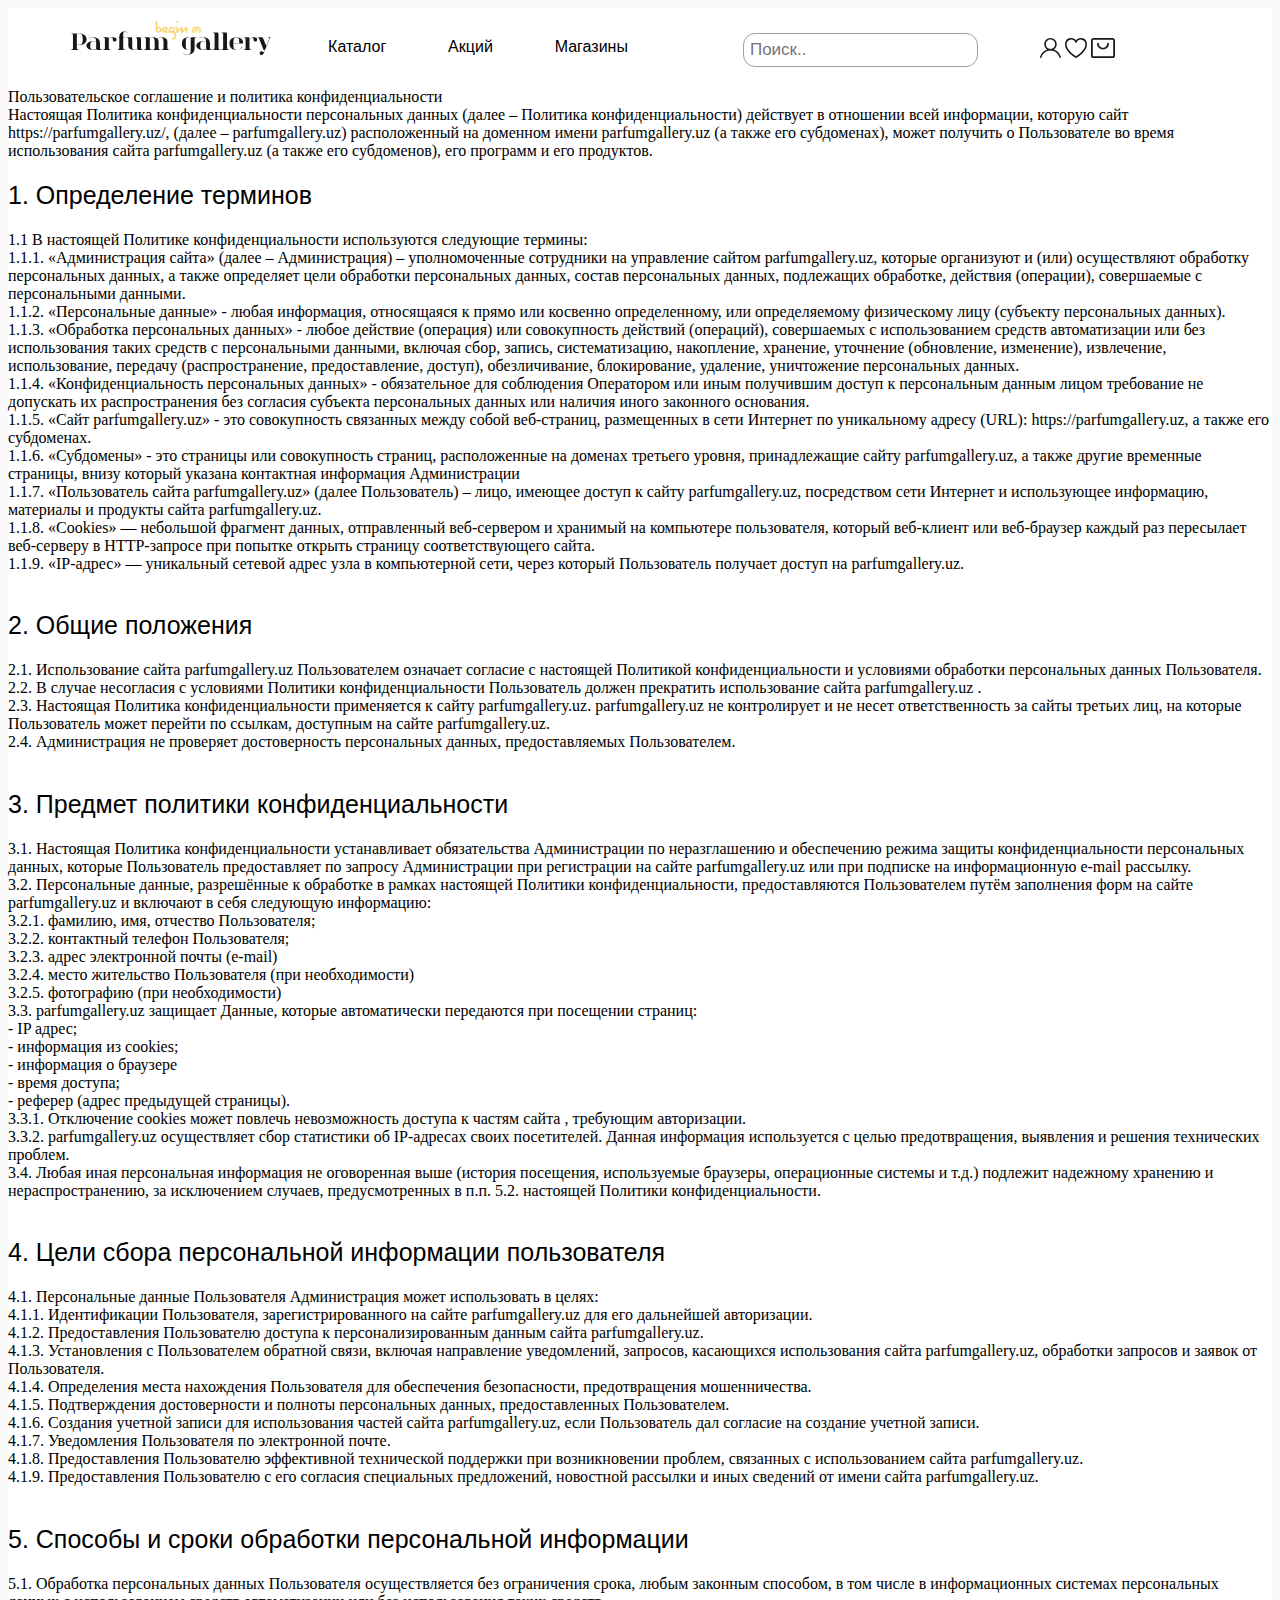
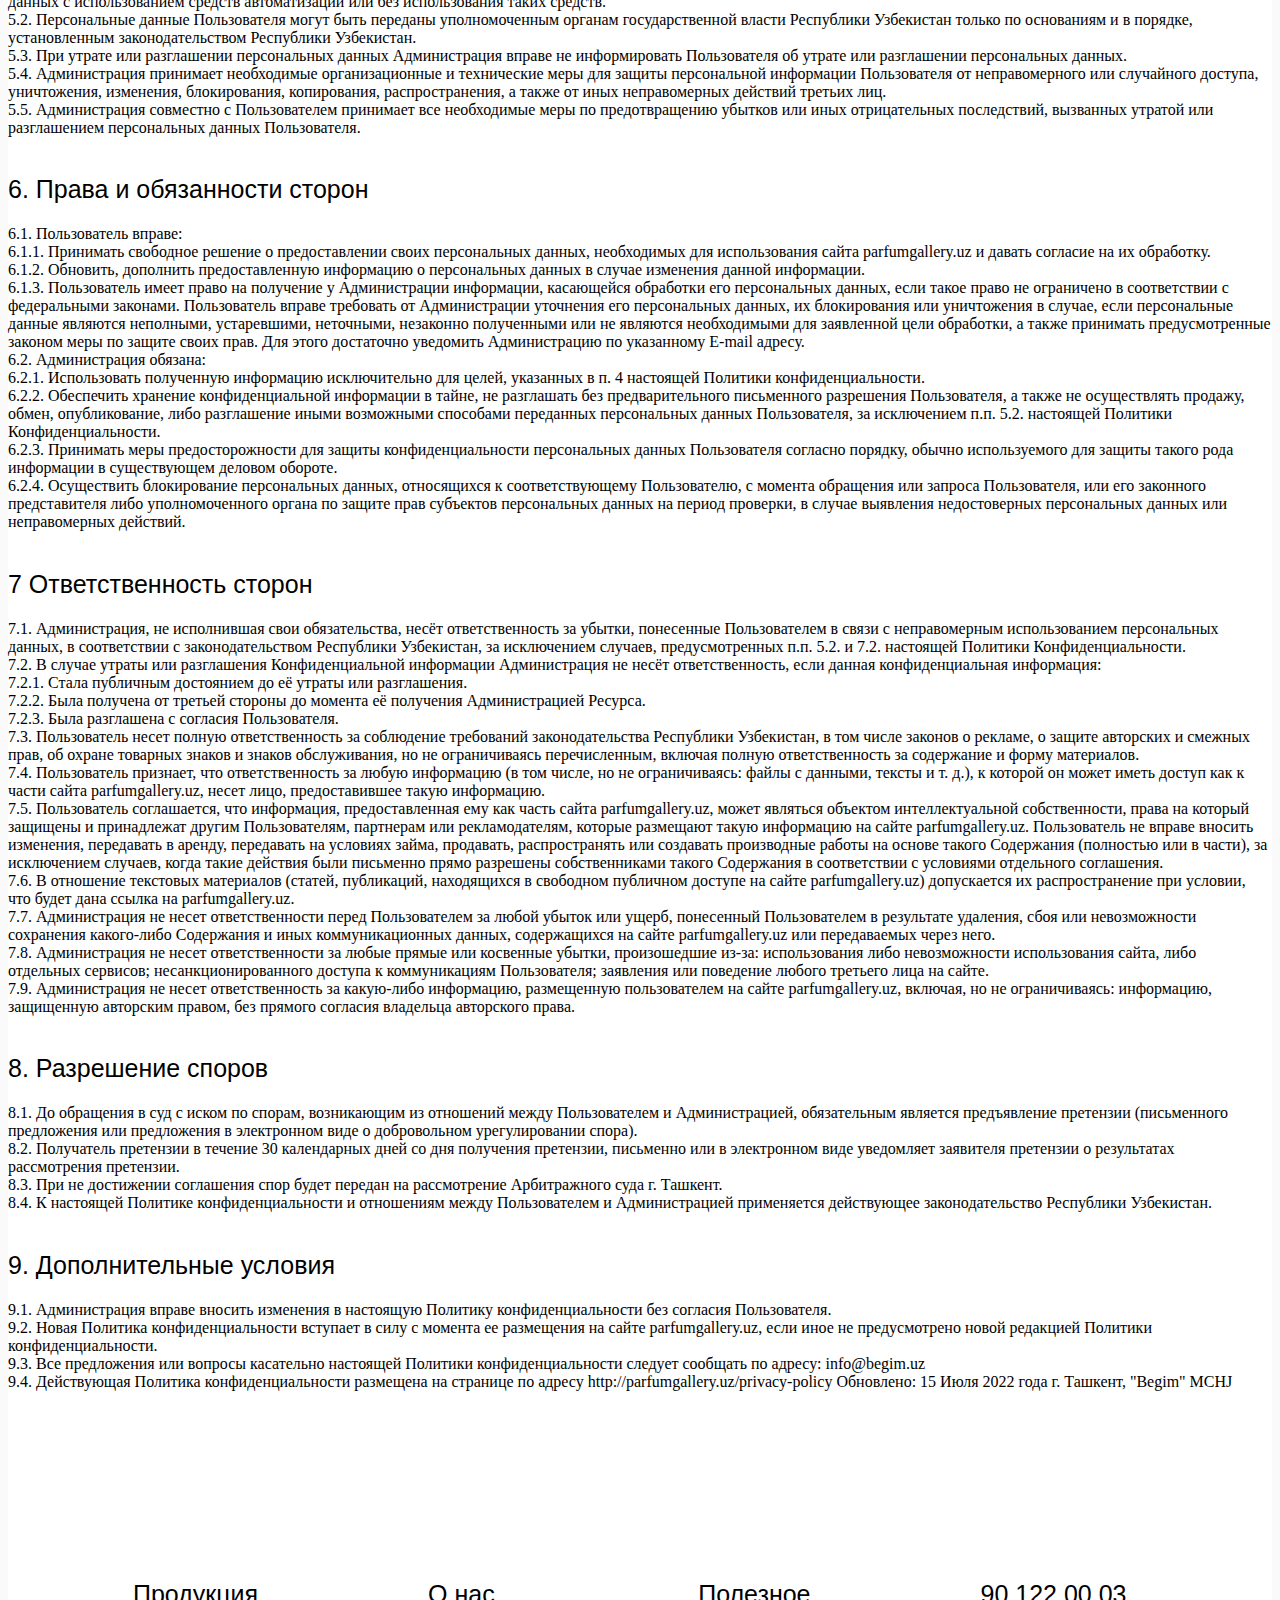
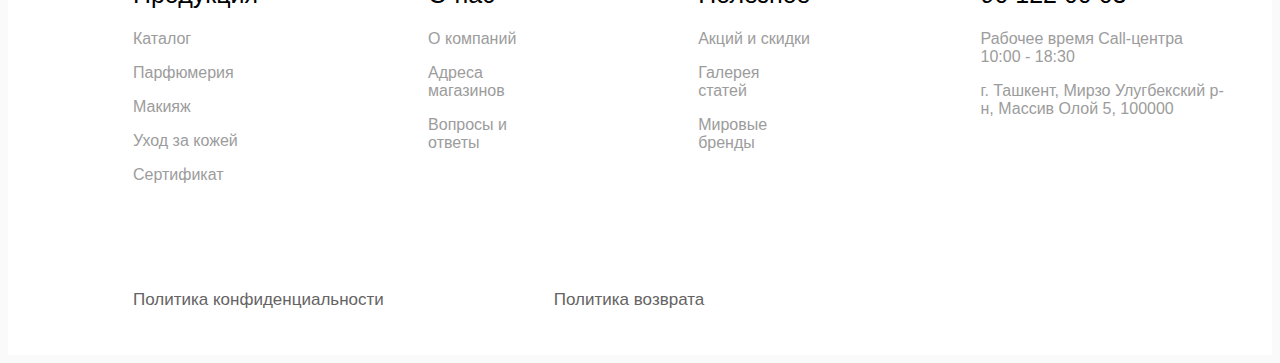
<file: WT_CW1_00015947/Политика конфиденциальности.html>
<!DOCTYPE html>
<html lang="en">
<head>
    <meta charset="UTF-8">
    <meta name="viewport" content="width=device-width, initial-scale=1.0">
    <title>Политика конфиденциальности</title>
    <link rel="stylesheet" href="Политика конфиденциальности.css">
</head>


<header>
    <div class="row">
        <a href="index.html"><img src="images/2022-04-29T10-17-43-201Z_logo.svg" height="60px" width="200px"></a>
        <div class="column">
           <a href="Каталог.html">Каталог</a>
        </div>

        <div class="column">
            <a href="Акций.html">Акций</a>
         </div>

         <div class="column">
             <a href="Магазины.html">Магазины</a>
        </div>
        

        <div class="topnav">
            <input type="text" placeholder="Поиск..">
        </div>

        
        <div class="column">
           <img src="images/person.svg" height="20px>
           
        </div>
        
        <div class="column">
            <img src="images/heart.svg" height="20px>
            
        </div>
    
        <div class="column">
            <img src="images/bag.svg" height="20px">
            
        </div>
    </div>
<body>

    <p> 
        Пользовательское соглашение и политика конфиденциальности<br>
Настоящая Политика конфиденциальности персональных данных (далее – Политика конфиденциальности) действует в отношении всей информации, которую сайт https://parfumgallery.uz/, (далее – parfumgallery.uz) расположенный на доменном имени parfumgallery.uz (а также его субдоменах), может получить о Пользователе во время использования сайта parfumgallery.uz (а также его субдоменов), его программ и его продуктов.

<br>
<h2>1. Определение терминов</h2>
1.1 В настоящей Политике конфиденциальности используются следующие термины:<br>

1.1.1. «Администрация сайта» (далее – Администрация) – уполномоченные сотрудники на управление сайтом parfumgallery.uz, которые организуют и (или) осуществляют обработку персональных данных, а также определяет цели обработки персональных данных, состав персональных данных, подлежащих обработке, действия (операции), совершаемые с персональными данными.<br>

1.1.2. «Персональные данные» - любая информация, относящаяся к прямо или косвенно определенному, или определяемому физическому лицу (субъекту персональных данных).<br>

1.1.3. «Обработка персональных данных» - любое действие (операция) или совокупность действий (операций), совершаемых с использованием средств автоматизации или без использования таких средств с персональными данными, включая сбор, запись, систематизацию, накопление, хранение, уточнение (обновление, изменение), извлечение, использование, передачу (распространение, предоставление, доступ), обезличивание, блокирование, удаление, уничтожение персональных данных.<br>

1.1.4. «Конфиденциальность персональных данных» - обязательное для соблюдения Оператором или иным получившим доступ к персональным данным лицом требование не допускать их распространения без согласия субъекта персональных данных или наличия иного законного основания.<br>

1.1.5. «Сайт parfumgallery.uz» - это совокупность связанных между собой веб-страниц, размещенных в сети Интернет по уникальному адресу (URL): https://parfumgallery.uz, а также его субдоменах.<br>

1.1.6. «Субдомены» - это страницы или совокупность страниц, расположенные на доменах третьего уровня, принадлежащие сайту parfumgallery.uz, а также другие временные страницы, внизу который указана контактная информация Администрации<br>

1.1.7. «Пользователь сайта parfumgallery.uz» (далее Пользователь) – лицо, имеющее доступ к сайту parfumgallery.uz, посредством сети Интернет и использующее информацию, материалы и продукты сайта parfumgallery.uz.<br>

1.1.8. «Cookies» — небольшой фрагмент данных, отправленный веб-сервером и хранимый на компьютере пользователя, который веб-клиент или веб-браузер каждый раз пересылает веб-серверу в HTTP-запросе при попытке открыть страницу соответствующего сайта.<br>

1.1.9. «IP-адрес» — уникальный сетевой адрес узла в компьютерной сети, через который Пользователь получает доступ на parfumgallery.uz.<br>

<br>

<h2>2. Общие положения</h2>
2.1. Использование сайта parfumgallery.uz Пользователем означает согласие с настоящей Политикой конфиденциальности и условиями обработки персональных данных Пользователя.<br>

2.2. В случае несогласия с условиями Политики конфиденциальности Пользователь должен прекратить использование сайта parfumgallery.uz .<br>

2.3. Настоящая Политика конфиденциальности применяется к сайту parfumgallery.uz. parfumgallery.uz не контролирует и не несет ответственность за сайты третьих лиц, на которые Пользователь может перейти по ссылкам, доступным на сайте parfumgallery.uz.<br>

2.4. Администрация не проверяет достоверность персональных данных, предоставляемых Пользователем.<br>

<br>
<h2>3. Предмет политики конфиденциальности</h2>
3.1. Настоящая Политика конфиденциальности устанавливает обязательства Администрации по неразглашению и обеспечению режима защиты конфиденциальности персональных данных, которые Пользователь предоставляет по запросу Администрации при регистрации на сайте parfumgallery.uz или при подписке на информационную e-mail рассылку.<br>

3.2. Персональные данные, разрешённые к обработке в рамках настоящей Политики конфиденциальности, предоставляются Пользователем путём заполнения форм на сайте parfumgallery.uz и включают в себя следующую информацию:<br>

3.2.1. фамилию, имя, отчество Пользователя;<br>

3.2.2. контактный телефон Пользователя;<br>

3.2.3. адрес электронной почты (e-mail)<br>

3.2.4. место жительство Пользователя (при необходимости)<br>

3.2.5. фотографию (при необходимости)<br>

3.3. parfumgallery.uz защищает Данные, которые автоматически передаются при посещении страниц:<br>

- IP адрес;<br>

- информация из cookies;<br>

- информация о браузере<br>

- время доступа;<br>

- реферер (адрес предыдущей страницы).<br>

3.3.1. Отключение cookies может повлечь невозможность доступа к частям сайта , требующим авторизации.<br>

3.3.2. parfumgallery.uz осуществляет сбор статистики об IP-адресах своих посетителей. Данная информация используется с целью предотвращения, выявления и решения технических проблем.<br>

3.4. Любая иная персональная информация не оговоренная выше (история посещения, используемые браузеры, операционные системы и т.д.) подлежит надежному хранению и нераспространению, за исключением случаев, предусмотренных в п.п. 5.2. настоящей Политики конфиденциальности.<br>

<br>
<h2>4. Цели сбора персональной информации пользователя</h2>
4.1. Персональные данные Пользователя Администрация может использовать в целях:<br>

4.1.1. Идентификации Пользователя, зарегистрированного на сайте parfumgallery.uz для его дальнейшей авторизации.<br>

4.1.2. Предоставления Пользователю доступа к персонализированным данным сайта parfumgallery.uz.<br>

4.1.3. Установления с Пользователем обратной связи, включая направление уведомлений, запросов, касающихся использования сайта parfumgallery.uz, обработки запросов и заявок от Пользователя.<br>

4.1.4. Определения места нахождения Пользователя для обеспечения безопасности, предотвращения мошенничества.<br>

4.1.5. Подтверждения достоверности и полноты персональных данных, предоставленных Пользователем.<br>

4.1.6. Создания учетной записи для использования частей сайта parfumgallery.uz, если Пользователь дал согласие на создание учетной записи.<br>

4.1.7. Уведомления Пользователя по электронной почте.<br>

4.1.8. Предоставления Пользователю эффективной технической поддержки при возникновении проблем, связанных с использованием сайта parfumgallery.uz.<br>

4.1.9. Предоставления Пользователю с его согласия специальных предложений, новостной рассылки и иных сведений от имени сайта parfumgallery.uz.<br>

<br>
<h2>5. Способы и сроки обработки персональной информации</h2>
5.1. Обработка персональных данных Пользователя осуществляется без ограничения срока, любым законным способом, в том числе в информационных системах персональных данных с использованием средств автоматизации или без использования таких средств.<br>

5.2. Персональные данные Пользователя могут быть переданы уполномоченным органам государственной власти Республики Узбекистан только по основаниям и в порядке, установленным законодательством Республики Узбекистан.<br>

5.3. При утрате или разглашении персональных данных Администрация вправе не информировать Пользователя об утрате или разглашении персональных данных.<br>

5.4. Администрация принимает необходимые организационные и технические меры для защиты персональной информации Пользователя от неправомерного или случайного доступа, уничтожения, изменения, блокирования, копирования, распространения, а также от иных неправомерных действий третьих лиц.<br>

5.5. Администрация совместно с Пользователем принимает все необходимые меры по предотвращению убытков или иных отрицательных последствий, вызванных утратой или разглашением персональных данных Пользователя.<br>

<br>

<h2>6. Права и обязанности сторон</h2>
6.1. Пользователь вправе:<br>

6.1.1. Принимать свободное решение о предоставлении своих персональных данных, необходимых для использования сайта parfumgallery.uz и давать согласие на их обработку.<br>

6.1.2. Обновить, дополнить предоставленную информацию о персональных данных в случае изменения данной информации.<br>

6.1.3. Пользователь имеет право на получение у Администрации информации, касающейся обработки его персональных данных, если такое право не ограничено в соответствии с федеральными законами. Пользователь вправе требовать от Администрации уточнения его персональных данных, их блокирования или уничтожения в случае, если персональные данные являются неполными, устаревшими, неточными, незаконно полученными или не являются необходимыми для заявленной цели обработки, а также принимать предусмотренные законом меры по защите своих прав. Для этого достаточно уведомить Администрацию по указанному E-mail адресу.<br>

6.2. Администрация обязана:<br>

6.2.1. Использовать полученную информацию исключительно для целей, указанных в п. 4 настоящей Политики конфиденциальности.<br>

6.2.2. Обеспечить хранение конфиденциальной информации в тайне, не разглашать без предварительного письменного разрешения Пользователя, а также не осуществлять продажу, обмен, опубликование, либо разглашение иными возможными способами переданных персональных данных Пользователя, за исключением п.п. 5.2. настоящей Политики Конфиденциальности.<br>

6.2.3. Принимать меры предосторожности для защиты конфиденциальности персональных данных Пользователя согласно порядку, обычно используемого для защиты такого рода информации в существующем деловом обороте.<br>

6.2.4. Осуществить блокирование персональных данных, относящихся к соответствующему Пользователю, с момента обращения или запроса Пользователя, или его законного представителя либо уполномоченного органа по защите прав субъектов персональных данных на период проверки, в случае выявления недостоверных персональных данных или неправомерных действий.<br>

<br>

<h2>7 Ответственность сторон</h2>
7.1. Администрация, не исполнившая свои обязательства, несёт ответственность за убытки, понесенные Пользователем в связи с неправомерным использованием персональных данных, в соответствии с законодательством Республики Узбекистан, за исключением случаев, предусмотренных п.п. 5.2. и 7.2. настоящей Политики Конфиденциальности.<br>

7.2. В случае утраты или разглашения Конфиденциальной информации Администрация не несёт ответственность, если данная конфиденциальная информация:<br>

7.2.1. Стала публичным достоянием до её утраты или разглашения.<br>

7.2.2. Была получена от третьей стороны до момента её получения Администрацией Ресурса.<br>

7.2.3. Была разглашена с согласия Пользователя.<br>

7.3. Пользователь несет полную ответственность за соблюдение требований законодательства Республики Узбекистан, в том числе законов о рекламе, о защите авторских и смежных прав, об охране товарных знаков и знаков обслуживания, но не ограничиваясь перечисленным, включая полную ответственность за содержание и форму материалов.<br>

7.4. Пользователь признает, что ответственность за любую информацию (в том числе, но не ограничиваясь: файлы с данными, тексты и т. д.), к которой он может иметь доступ как к части сайта parfumgallery.uz, несет лицо, предоставившее такую информацию.<br>

7.5. Пользователь соглашается, что информация, предоставленная ему как часть сайта parfumgallery.uz, может являться объектом интеллектуальной собственности, права на который защищены и принадлежат другим Пользователям, партнерам или рекламодателям, которые размещают такую информацию на сайте parfumgallery.uz. Пользователь не вправе вносить изменения, передавать в аренду, передавать на условиях займа, продавать, распространять или создавать производные работы на основе такого Содержания (полностью или в части), за исключением случаев, когда такие действия были письменно прямо разрешены собственниками такого Содержания в соответствии с условиями отдельного соглашения.<br>

7.6. В отношение текстовых материалов (статей, публикаций, находящихся в свободном публичном доступе на сайте parfumgallery.uz) допускается их распространение при условии, что будет дана ссылка на parfumgallery.uz.<br>

7.7. Администрация не несет ответственности перед Пользователем за любой убыток или ущерб, понесенный Пользователем в результате удаления, сбоя или невозможности сохранения какого-либо Содержания и иных коммуникационных данных, содержащихся на сайте parfumgallery.uz или передаваемых через него.<br>

7.8. Администрация не несет ответственности за любые прямые или косвенные убытки, произошедшие из-за: использования либо невозможности использования сайта, либо отдельных сервисов; несанкционированного доступа к коммуникациям Пользователя; заявления или поведение любого третьего лица на сайте.<br>

7.9. Администрация не несет ответственность за какую-либо информацию, размещенную пользователем на сайте parfumgallery.uz, включая, но не ограничиваясь: информацию, защищенную авторским правом, без прямого согласия владельца авторского права.<br>

<br>

<h2>8. Разрешение споров</h2>
8.1. До обращения в суд с иском по спорам, возникающим из отношений между Пользователем и Администрацией, обязательным является предъявление претензии (письменного предложения или предложения в электронном виде о добровольном урегулировании спора).<br>

8.2. Получатель претензии в течение 30 календарных дней со дня получения претензии, письменно или в электронном виде уведомляет заявителя претензии о результатах рассмотрения претензии.<br>

8.3. При не достижении соглашения спор будет передан на рассмотрение Арбитражного суда г. Ташкент.<br>

8.4. К настоящей Политике конфиденциальности и отношениям между Пользователем и Администрацией применяется действующее законодательство Республики Узбекистан.<br>

<br>

<h2>9. Дополнительные условия</h2>
9.1. Администрация вправе вносить изменения в настоящую Политику конфиденциальности без согласия Пользователя.<br>

9.2. Новая Политика конфиденциальности вступает в силу с момента ее размещения на сайте parfumgallery.uz, если иное не предусмотрено новой редакцией Политики конфиденциальности.<br>

9.3. Все предложения или вопросы касательно настоящей Политики конфиденциальности следует сообщать по адресу: info@begim.uz<br>

9.4. Действующая Политика конфиденциальности размещена на странице по адресу http://parfumgallery.uz/privacy-policy Обновлено: 15 Июля 2022 года г. Ташкент, "Begim" MCHJ<br>


<br>
</p>
</body>

<footer>
    <br>
    <br>
    <br>
    <br>
    <br>

<div class="box">
  <div class="row3">
    <div class="column3">
      <div class="centered3">
        <h2>Продукция</h2>
        <h3>Каталог</h3>
        <h3>Парфюмерия </h3>
        <h3>Макияж</h3>
        <h3>Уход за кожей </h3> 
        <h3>Сертификат </h3>
      </div>
    </div>
    
    <div class="row3">
      <div class="column3">
        <div class="centered3">
          <h2>О нас</h2>
          <h3>О компаний </h3>
          <h3>Адреса магазинов </h3>
          <h3>Вопросы и ответы </h3>
        </div>
      </div>
    
      <div class="row3">
        <div class="column3">
          <div class="centered3">
            <h2>Полезное </h2>
            <h3>Акций и скидки </h3>
            <h3>Галерея статей  </h3>
            <h3>Мировые бренды </h3>
          </div>
        </div>

        <div class="row3">
          <div class="column3">
            <div class="centered3">
              <h2>90 122 00 03</h2>
              <h3>Рабочее время Call-центра 10:00 - 18:30</h3>
              <h3>г. Ташкент, Мирзо Улугбекский р-н, Массив Олой 5, 100000</h3>
            </div>
          </div>
    </div>

  </footer>

  <div class="box">
          <div class="row3">
            <div class="column3">
              <div class="centered3">
                <a href="Политика конфиденциальности.html">Политика конфиденциальности</a>
              </div>
            </div>
          
            <div class="row3">
              <div class="column3">
                <div class="centered3">
                  <a href="Политика возврата.html">Политика возврата</a>
                </div>
              </div>
      </div>
  </div>
</html>
</file>
<file: WT_CW1_00015947/styles.css>
body {
    background-color: #fafafa;
}

header {
    background-color: white;
    margin: 0;
    padding: 0;
}

.column {
    float: left;
    width: 33,33%;
    padding: 5px;
    flex: 33,33%;
    padding-left: 5%;
    padding-top: 30px;
}

.column a {
    text-decoration: none;
    color: black;
    font-family: sans-serif;
}

a:hover {
    color: rgb(169, 169, 169);
}

.row {
    display: flex;
    margin-left: 3%;
    margin-inline: 5%;
}

.row::after {
    clear: both;
    display: table;
}

.topnav {
    overflow: hidden;
    border: black;
    padding-left: 10px;
  }

  .topnav input[type=text] {
    float: right;
    padding: 6px;
    border: none;
    margin-top: 25px;
    margin-right: 5px;
    margin-left: 100px;
    font-size: 17px;
    border: 1px solid rgb(158, 158, 158);
    border-radius: 12px;
  }

  * {box-sizing:border-box}

  .slideshow-container {
    max-width: 2000px;
    position: relative;
    margin: auto;
    margin-top: 1%;
  }
  
  .mySlides {
    display: none;
  }
  
  .prev, .next {
    cursor: pointer;
    position: absolute;
    top: 50%;
    width: auto;
    margin-top: -22px;
    padding: 16px;
    color: white;
    font-weight: bold;
    font-size: 18px;
    transition: 0.6s ease;
    border-radius: 0 3px 3px 0;
    user-select: none;
  }
  
  .next {
    right: 0;
    border-radius: 3px 0 0 3px;
  }
  
  .prev:hover, .next:hover {
    background-color: rgba(0,0,0,0.8);
  }
  
  .numbertext {
    color: #f2f2f2;
    font-size: 12px;
    padding: 8px 12px;
    position: absolute;
    top: 0;
  }
  
  .dot {
    cursor: pointer;
    height: 15px;
    width: 15px;
    margin: 0 2px;
    background-color: #bbb;
    border-radius: 50%;
    display: inline-block;
    transition: background-color 0.6s ease;
  }
  
  .active, .dot:hover {
    background-color: #717171;
  }
  
  .fade {
    animation-name: fade;
    animation-duration: 1.5s;
  }
  
  @keyframes fade {
    from {opacity: .4}
    to {opacity: 1}
  }
 
.container {
    position: relative;
    text-align: left;
}

.centered {
    position: absolute;
    padding: 0;
    right: 95%;
    left: 5%;
    top: 3%;
}

p {
  font-family: sans-serif;
  font-size: 23px;
  text-align: left;
}

.box {
    width: 1420px;
    height: 250px;
    padding: auto;
    margin: auto;
    background-color: white;
  }
  
  .box-align {
    position: absolute;
    top: 25,33%;
    margin-top: 50px;
    left: 20%;
    right: 20%;
    text-align: center;
}

.box a {
    text-decoration: none;
    color: black;
}

.box a:hover {
  color: #717171;
}

h2 {
    font-family: sans-serif;
    font-style: normal;
    text-transform: uppercase;
    font-size: 25px;
    font-weight: 120;
}

.column2 {
    float: left;
    width: 33,33%;
    padding: 12px;
    flex: 33,33%;
}

.row2 {
    display: flex;
}

.row2::after {
    clear: both;
    display: table;
}

.small-box {
    width: 90px;
    height: 400px;
    padding: auto;
    margin: auto;
    background-color: white;
}

h3 {
  text-align: center;
  font-family: sans-serif;
  text-decoration: none;
  font-size: 30px;
}


.column3 {
  float: left;
  width: 33,33%;
  padding: 10px;
  flex: 33,33%;
  margin: 25px;
  padding-left: 90px;
}

.row3 {
  display: flex;
}

.row3::after {
  clear: both;
  display: table;
}

.container3 {
  position: relative;
  text-align: left;
}

.container3 img {
  padding: 10px;
}

.centered3 {
  position: absolute;
  padding: 10px;
  margin: auto;
  background-color: #fafafa;
}

h5 {
  font-family: sans-serif;
  margin-top: 30px;
  text-align: left;
  font-size: 15px;
}

h4 {
  font-family: sans-serif;
  color: #9c9c9c;
  font-size: 15px;
  font-weight: 120;
}

.box2 div{
  height: 150px;
  width: 150px;
  background: #fff;
  border-radius: 20px;
 }

.box2 {
  box-shadow: 0px 5px 10px 0px rgba(0, 0, 0, 0.5); 
}

h1 {
  font-size: 25px;
  color: #000000;
  font-weight: 100;
  text-align: center;
}
</file>
<file: vp practice/styles100.css>
header, body {
	background-color: whitesmoke;
}

.row {
	display: flex;
}

.column {
    float: left;
    width: 33.33%;
    padding: 5px;
    flex: 33.33%;
}

.row::after {
	clear: both;
	display: table;
}

h1 {
	text-align: center;
	font-family: sans-serif;
}

p {
	text-align: center;
}

em {
	color: blue;
}

h5 {
	background-color: grey;
}
</file>
<file: WT_CW1_00015947/Акций.css>
body {
    background-color: #fafafa;
}

.row {
    display: flex;
    margin-left: 3%;
    margin-inline: 5%;
}

.row::after {
    clear: both;
    display: table;
}

header {
    background-color: white;
    margin: 0;
    padding: 0;
}

.column {
    float: left;
    width: 33,33%;
    padding: 5px;
    flex: 33,33%;
    padding-left: 5%;
    padding-top: 30px;
}

.column a {
    text-decoration: none;
    color: black;
    font-family: sans-serif;
}

a:hover {
    color: rgb(169, 169, 169);
}

.topnav {
    overflow: hidden;
    border: black;
    padding-left: 10px;
  }

  .topnav input[type=text] {
    float: right;
    padding: 6px;
    border: none;
    margin-top: 25px;
    margin-right: 5px;
    margin-left: 100px;
    font-size: 17px;
    border: 1px solid rgb(158, 158, 158);
    border-radius: 12px;
  }


  .column3 {
    float: left;
    width: 33,33%;
    padding: 10px;
    flex: 33,33%;
    margin: 25px;
    padding-left: 90px;
    }
    
    .row3 {
    display: flex;
    }
    
    .row3::after {
    clear: both;
    display: table;
    }
    
    .container3 {
    position: relative;
    text-align: left;
    }
    
    .container3 img {
      margin-bottom: -30px;
    }
    
    .centered3 {
    padding: 10px;
    background-color: white;
    }
    
    .centered3 a {
      font-family: sans-serif;
      color: #656363;
      font-size: 17px;
      font-weight: 120;
      text-decoration: none;
    }
    
    .centered3 a:hover {
      color: #9c9c9c;
    }
    
    h5 {
      font-family: sans-serif;
      text-align: left;
      font-size: 15px;
      color: black;
      height: 10px;
    }
    
    h4 {
      font-family: sans-serif;
      color: #9c9c9c;
      font-size: 15px;
      height: 10px;
      font-weight: 120;
    }
    
    h1 {
      font-family: sans-serif;
      text-align: center;
      padding-top: 30px;
    }
    
    .box {
      background-color: white;
      height: auto;
      width: auto;
      border-color: #ddd;
    }
    
    h2 {
      font-size: 25px;
      font-family: sans-serif;
      font-weight: 120;
    }
    
    h3 {
      font-size: 16px;
      font-family: sans-serif;
      font-weight: 120;
      color: #9c9c9c;
    }
    
    h3:hover {
      color: #656363;
    }
</file>
<file: WT_CW1_00015947/Магазины.css>
body {
    background-color: #fafafa;
} 

.row {
    display: flex;
    margin-left: 3%;
    margin-inline: 5%;
}

.row::after {
    clear: both;
    display: table;
}

header {
    background-color: white;
    margin: 0;
    padding: 0;
}

.column {
    float: left;
    width: 33,33%;
    padding: 5px;
    flex: 33,33%;
    padding-left: 5%;
    padding-top: 30px;
}

.column a {
    text-decoration: none;
    color: black;
    font-family: sans-serif;
}

a:hover {
    color: rgb(169, 169, 169);
}

.topnav {
    overflow: hidden;
    border: black;
    padding-left: 10px;
  }

  .topnav input[type=text] {
    float: right;
    padding: 6px;
    border: none;
    margin-top: 25px;
    margin-right: 5px;
    margin-left: 100px;
    font-size: 17px;
    border: 1px solid rgb(158, 158, 158);
    border-radius: 12px;
  }


  .column3 {
    float: left;
    padding: 10px;
    flex: 33,33%;
    padding-left: 95px;
    }
    
    .row3 {
    display: flex;
    }
    
    .row3::after {
    clear: both;
    display: table;
    }
    
    .container3 {
    position: relative;
    text-align: left;
    }
    
    .container3 img {
      margin-bottom: -30px;
    }
    
    .centered3 {
    padding: 10px;
    background-color: white;
    }
    
    .centered3 a {
      font-family: sans-serif;
      color: #656363;
      font-size: 17px;
      font-weight: 120;
      text-decoration: none;
    }
    
    .centered3 a:hover {
      color: #9c9c9c;
    }
    
    h5 {
      font-family: sans-serif;
      text-align: left;
      font-size: 15px;
      color: black;
      height: 10px;
    }
    
    h4 {
      font-family: sans-serif;
      color: #9c9c9c;
      font-size: 15px;
      height: 10px;
      font-weight: 120;
    }
    
    h1 {
      font-family: sans-serif;
      text-align: center;
      padding-top: 30px;
    }
    
    .box {
      background-color: white;
      height: auto;
      width: auto;
      border-color: #ddd;
    }
    
    h2 {
      font-size: 25px;
      font-family: sans-serif;
      font-weight: 120;
    }
    
    h3 {
      font-size: 16px;
      font-family: sans-serif;
      font-weight: 120;
      color: #9c9c9c;
    }
    
    h3:hover {
      color: #656363;
    }
</file>
<file: WT_CW1_00015947/о_нас.css>
body {
    background-color: #fafafa;
}

.row {
    display: flex;
    margin-left: 3%;
    margin-inline: 5%;
}

.row::after {
    clear: both;
    display: table;
}

header {
    background-color: white;
    margin: 0;
    padding: 0;
}

.column {
    float: left;
    width: 33,33%;
    padding: 5px;
    flex: 33,33%;
    padding-left: 5%;
    padding-top: 30px;
}

.column a {
    text-decoration: none;
    color: black;
    font-family: sans-serif;
}

a:hover {
    color: rgb(169, 169, 169);
}

.topnav {
    overflow: hidden;
    border: black;
    padding-left: 10px;
  }

  .topnav input[type=text] {
    float: right;
    padding: 6px;
    border: none;
    margin-top: 25px;
    margin-right: 5px;
    margin-left: 100px;
    font-size: 17px;
    border: 1px solid rgb(158, 158, 158);
    border-radius: 12px;
  }


  .column3 {
    float: left;
    width: 33,33%;
    padding: 10px;
    flex: 33,33%;
    margin: 25px;
    padding-left: 90px;
    }
    
    .row3 {
    display: flex;
    }
    
    .row3::after {
    clear: both;
    display: table;
    }
    
    .container3 {
    position: relative;
    text-align: left;
    }
    
    .container3 img {
      margin-bottom: -30px;
    }
    
    .centered3 {
    padding: 10px;
    background-color: white;
    }
    
    .centered3 a {
      font-family: sans-serif;
      color: #656363;
      font-size: 17px;
      font-weight: 120;
      text-decoration: none;
    }
    
    .centered3 a:hover {
      color: #9c9c9c;
    }
    
    h5 {
      font-family: sans-serif;
      text-align: left;
      font-size: 15px;
      color: black;
      height: 10px;
    }
    
    h4 {
      font-family: sans-serif;
      color: #9c9c9c;
      font-size: 15px;
      height: 10px;
      font-weight: 120;
    }
    
    h1 {
      font-family: sans-serif;
      text-align: center;
      padding-top: 30px;
    }
    
    .box {
      background-color: white;
      height: auto;
      width: auto;
      border-color: #ddd;
    }
    
    h2 {
      font-size: 25px;
      font-family: sans-serif;
      font-weight: 120;
    }
    
    h3 {
      font-size: 16px;
      font-family: sans-serif;
      font-weight: 120;
      color: #9c9c9c;
    }
    
    h3:hover {
      color: #656363;
    }

    .box2 {
        background-color: #e0e0e0;
        color: black;
        height: 200px;
        width: auto;
        border-color: #ddd;
      }

      h6 {
      font-size: 16px;
      font-family: sans-serif;
      font-weight: 120;
      color: black;
      }
</file>
<file: WT_CW1_00015947/Политика возврата.css>
body {
    background-color: #fafafa;
}

.row {
    display: flex;
    margin-left: 3%;
    margin-inline: 5%;
}

.row::after {
    clear: both;
    display: table;
}

header {
    background-color: white;
    margin: 0;
    padding: 0;
}

.column {
    float: left;
    width: 33,33%;
    padding: 5px;
    flex: 33,33%;
    padding-left: 5%;
    padding-top: 30px;
}

.column a {
    text-decoration: none;
    color: black;
    font-family: sans-serif;
}

a:hover {
    color: rgb(169, 169, 169);
}

.topnav {
    overflow: hidden;
    border: black;
    padding-left: 10px;
  }

  .topnav input[type=text] {
    float: right;
    padding: 6px;
    border: none;
    margin-top: 25px;
    margin-right: 5px;
    margin-left: 100px;
    font-size: 17px;
    border: 1px solid rgb(158, 158, 158);
    border-radius: 12px;
  }


.column3 {
    float: left;
    width: 33,33%;
    padding: 10px;
    flex: 33,33%;
    margin: 25px;
    padding-left: 90px;
    }
    
    .row3 {
    display: flex;
    }
    
    .row3::after {
    clear: both;
    display: table;
    }
    
    .container3 {
    position: relative;
    text-align: left;
    }
    
    .container3 img {
      margin-bottom: -30px;
    }
    
    .centered3 {
    padding: 10px;
    background-color: white;
    }
    
    .centered3 a {
      font-family: sans-serif;
      color: #656363;
      font-size: 17px;
      font-weight: 120;
      text-decoration: none;
    }
    
    .centered3 a:hover {
      color: #9c9c9c;
    }
    
    h5 {
      font-family: sans-serif;
      text-align: left;
      font-size: 15px;
      color: black;
      height: 10px;
    }
    
    h4 {
      font-family: sans-serif;
      color: #9c9c9c;
      font-size: 15px;
      height: 10px;
      font-weight: 120;
    }
    
    h1 {
      font-family: sans-serif;
      text-align: center;
      padding-top: 30px;
    }
    
    .box {
      background-color: white;
      height: auto;
      width: auto;
      border-color: #ddd;
    }
    
    h2 {
      font-size: 25px;
      font-family: sans-serif;
      font-weight: 120;
    }
    
    h3 {
      font-size: 16px;
      font-family: sans-serif;
      font-weight: 120;
      color: #9c9c9c;
    }
    
    h3:hover {
      color: #656363;
    }
</file>
<file: WT_CW1_00015947/Политика конфиденциальности.css>
body {
    background-color: #fafafa;
    
}

.row {
    display: flex;
    margin-left: 3%;
    margin-inline: 5%;
}

.row::after {
    clear: both;
    display: table;
}

header {
    background-color: white;
    margin: 0;
    padding: 0;
}

.column {
    float: left;
    width: 33,33%;
    padding: 5px;
    flex: 33,33%;
    padding-left: 5%;
    padding-top: 30px;
}

.column a {
    text-decoration: none;
    color: black;
    font-family: sans-serif;
}

a:hover {
    color: rgb(169, 169, 169);
}

.topnav {
    overflow: hidden;
    border: black;
    padding-left: 10px;
  }

  .topnav input[type=text] {
    float: right;
    padding: 6px;
    border: none;
    margin-top: 25px;
    margin-right: 5px;
    margin-left: 100px;
    font-size: 17px;
    border: 1px solid rgb(158, 158, 158);
    border-radius: 12px;
  }

.column3 {
    float: left;
    width: 33,33%;
    padding: 10px;
    flex: 33,33%;
    margin: 25px;
    padding-left: 90px;
    }
    
    .row3 {
    display: flex;
    }
    
    .row3::after {
    clear: both;
    display: table;
    }
    
    .container3 {
    position: relative;
    text-align: left;
    }
    
    .container3 img {
      margin-bottom: -30px;
    }
    
    .centered3 {
    padding: 10px;
    background-color: white;
    }
    
    .centered3 a {
      font-family: sans-serif;
      color: #656363;
      font-size: 17px;
      font-weight: 120;
      text-decoration: none;
    }
    
    .centered3 a:hover {
      color: #9c9c9c;
    }
    
    h5 {
      font-family: sans-serif;
      text-align: left;
      font-size: 15px;
      color: black;
      height: 10px;
    }
    
    h4 {
      font-family: sans-serif;
      color: #9c9c9c;
      font-size: 15px;
      height: 10px;
      font-weight: 120;
    }
    
    h1 {
      font-family: sans-serif;
      text-align: center;
      padding-top: 30px;
    }
    
    .box {
      background-color: white;
      height: auto;
      width: auto;
      border-color: #ddd;
    }
    
    h2 {
      font-size: 25px;
      font-family: sans-serif;
      font-weight: 120;
    }
    
    h3 {
      font-size: 16px;
      font-family: sans-serif;
      font-weight: 120;
      color: #9c9c9c;
    }
    
    h3:hover {
      color: #656363;
    }
</file>
